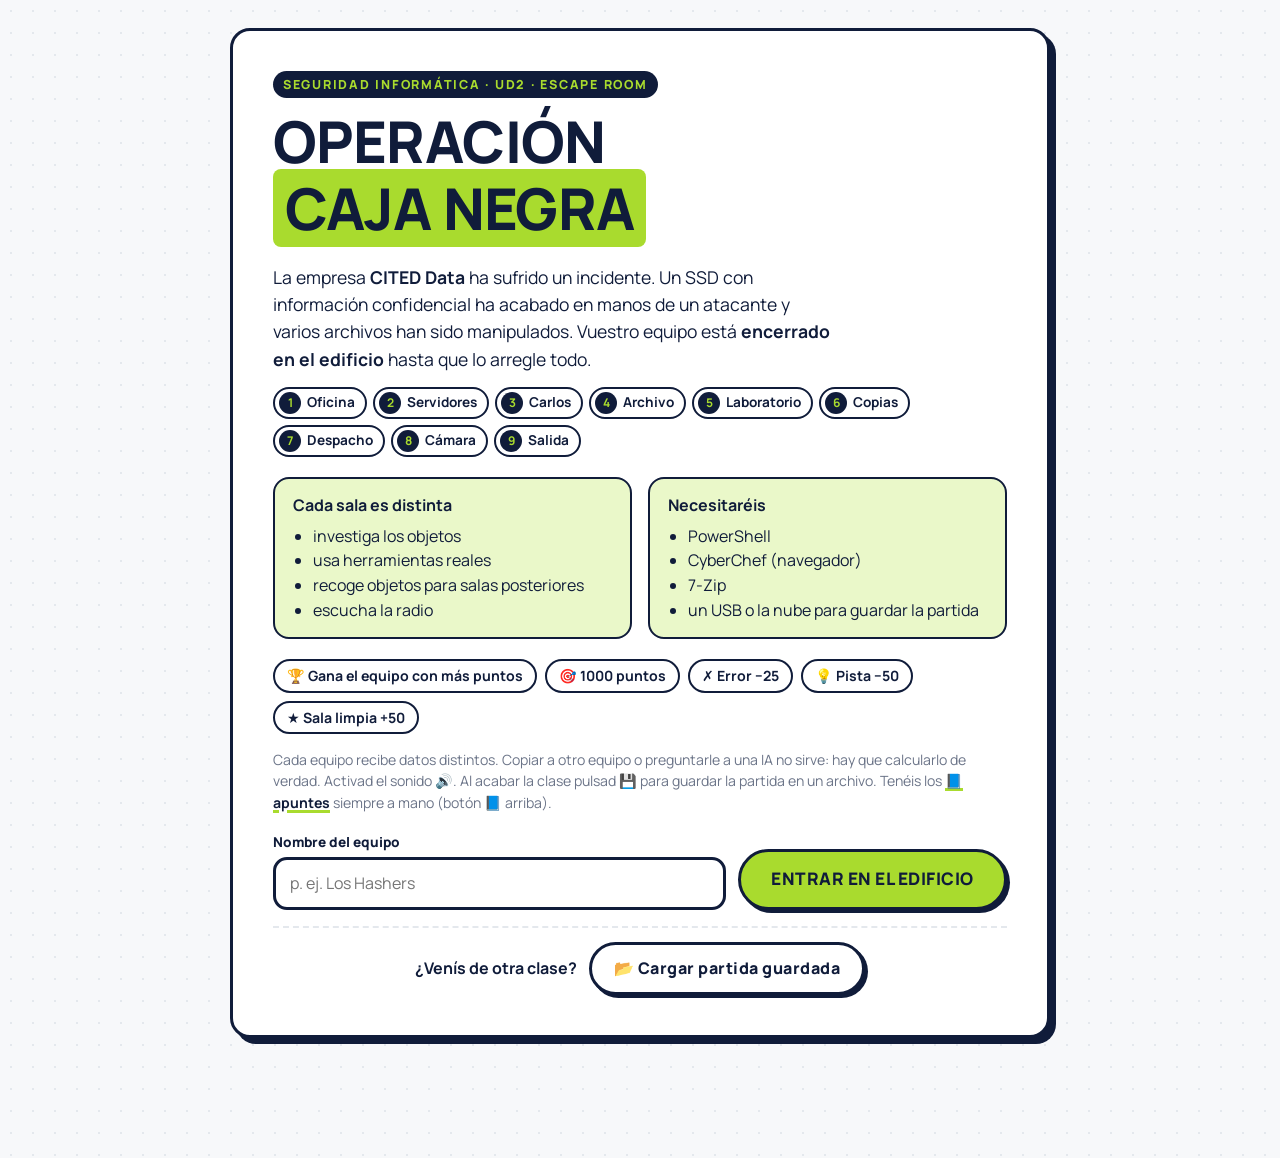
<file: index.html>
<!doctype html>
<html lang="es">
<head>
  <meta charset="utf-8">
  <meta name="viewport" content="width=device-width, initial-scale=1">
  <title>Operación Caja Negra</title>
  <meta name="description" content="Escape room de criptografía · Seguridad Informática 2º SMR · UD2">
  <link rel="preconnect" href="https://fonts.googleapis.com">
  <link rel="preconnect" href="https://fonts.gstatic.com" crossorigin>
  <link href="https://fonts.googleapis.com/css2?family=Manrope:wght@400;600;700;800&family=JetBrains+Mono:wght@500;700&display=swap" rel="stylesheet">
  <link rel="stylesheet" href="css/styles.css">
</head>
<body>
  <header class="topbar" id="topbar" hidden>
    <div class="topbar-row">
      <div class="brand">
        <svg viewBox="0 0 40 40" aria-hidden="true"><path d="M6 13 L20 6 L34 13 V28 L20 35 L6 28 Z" fill="#101C3A" stroke="#101C3A" stroke-width="3" stroke-linejoin="round"/><path d="M6 13 L20 20 L34 13 M20 20 V35" stroke="#fff" stroke-width="2.5" fill="none"/><circle cx="27" cy="24" r="3" fill="#A9DB2E"/></svg>
        <span>OPERACIÓN <b>CAJA NEGRA</b></span>
      </div>
      <div class="hud">
        <div class="hud-item team"><span class="hud-label">EQUIPO</span><span class="hud-value" id="hudTeam">—</span></div>
        <div class="hud-item"><span class="hud-label">GRUPO</span><span class="hud-value mono" id="hudGroup">----</span></div>
        <div class="hud-item"><span class="hud-label">PUNTOS</span><span class="hud-value" id="hudScore">1000</span></div>
        <a class="hud-item mute" href="apuntes.html" target="_blank" rel="noopener" title="Apuntes (se abren en otra pestaña)" aria-label="Abrir apuntes en otra pestaña">📘</a>
        <button class="hud-item mute save" id="saveBtn" type="button" aria-label="Guardar partida en un archivo" title="Guardar partida">💾</button>
        <button class="hud-item mute" id="muteBtn" type="button" aria-label="Activar o silenciar sonido">🔊</button>
      </div>
    </div>
    <div class="progress-wrap">
      <div class="progress-meta"><span id="hudStage">FASE 1</span><span id="hudPct">0%</span></div>
      <div class="progress" role="progressbar" aria-label="Progreso de la misión"><div class="progress-fill" id="progressFill"></div></div>
      <ol class="stage-map" id="stageMap"></ol>
    </div>
  </header>

  <main id="app"></main>

  <nav class="inv" id="inv" hidden aria-label="Inventario"><span class="inv-title">INVENTARIO</span><div class="inv-items"></div></nav>

  <div id="toast" class="toast" role="status" aria-live="polite"></div>
  <div id="modal" class="modal" hidden></div>

  <script src="js/core.js"></script>
  <script src="js/app.js"></script>
</body>
</html>
</file>
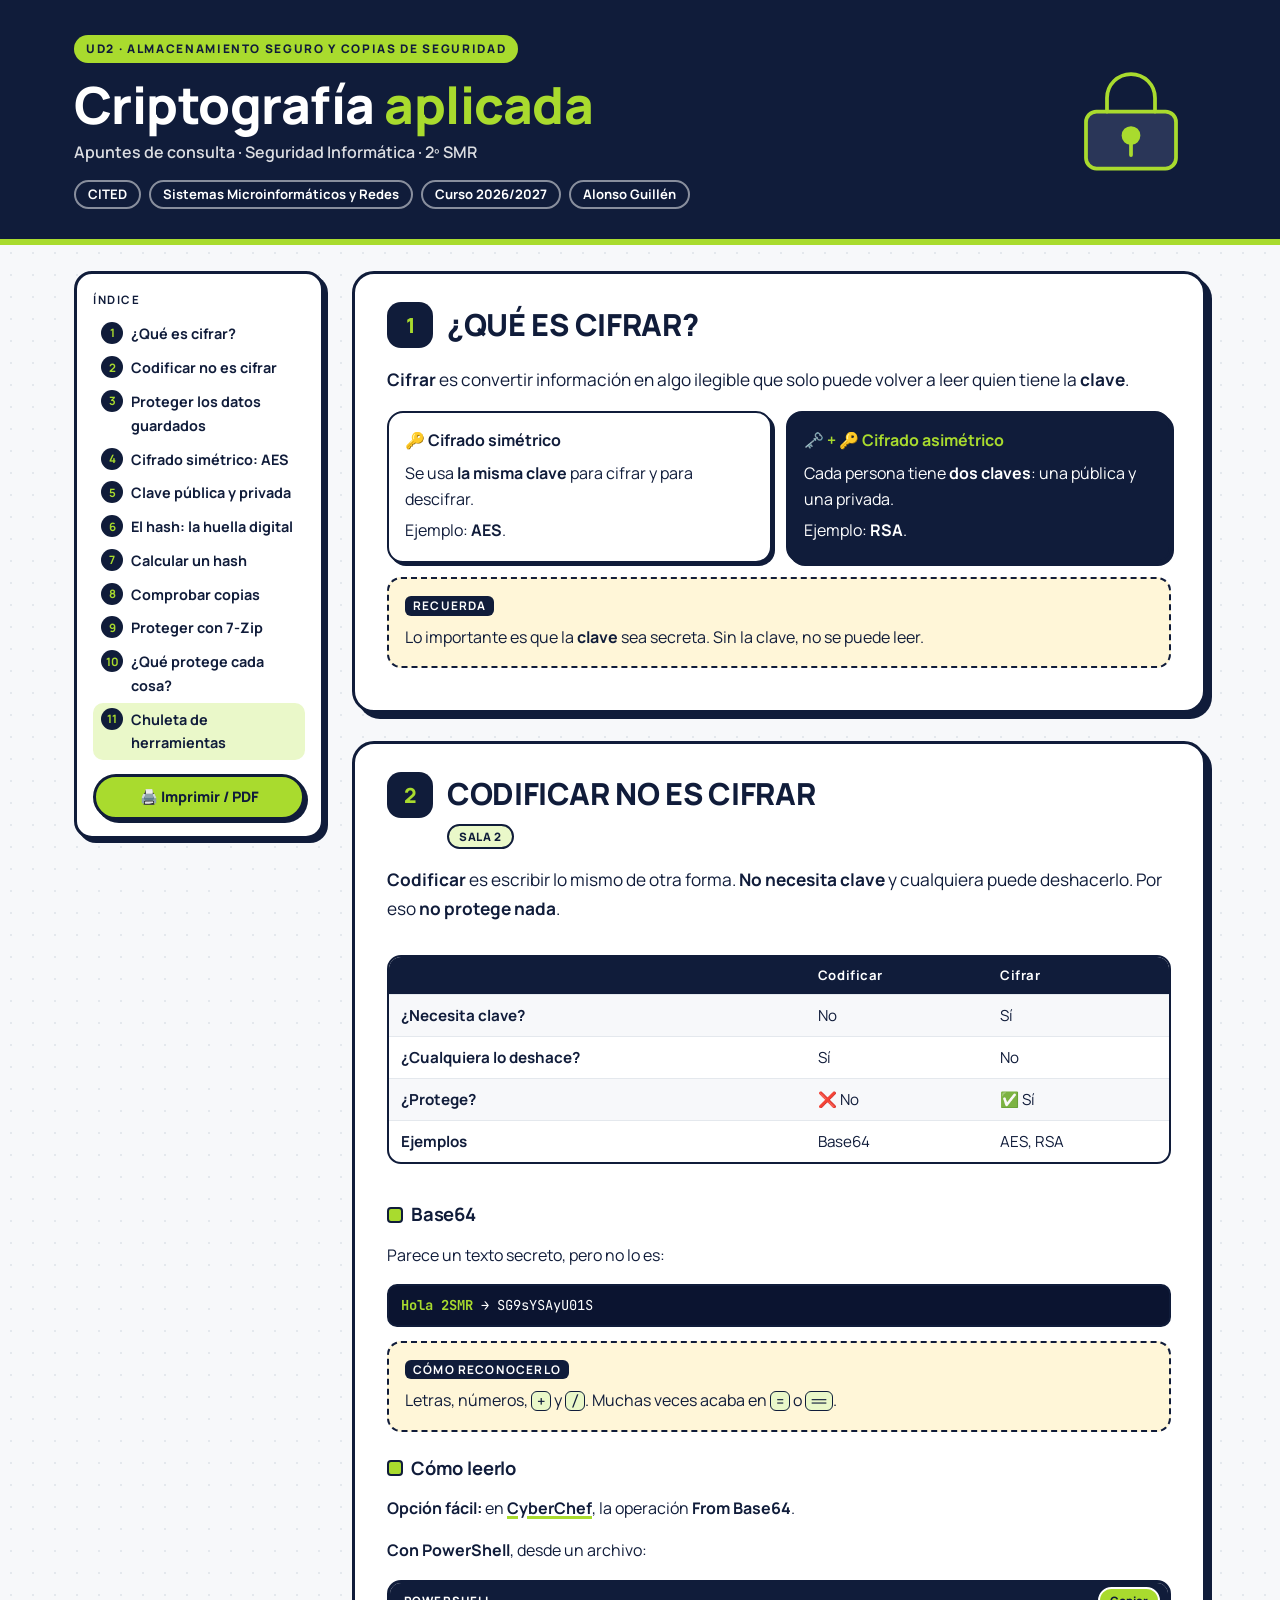
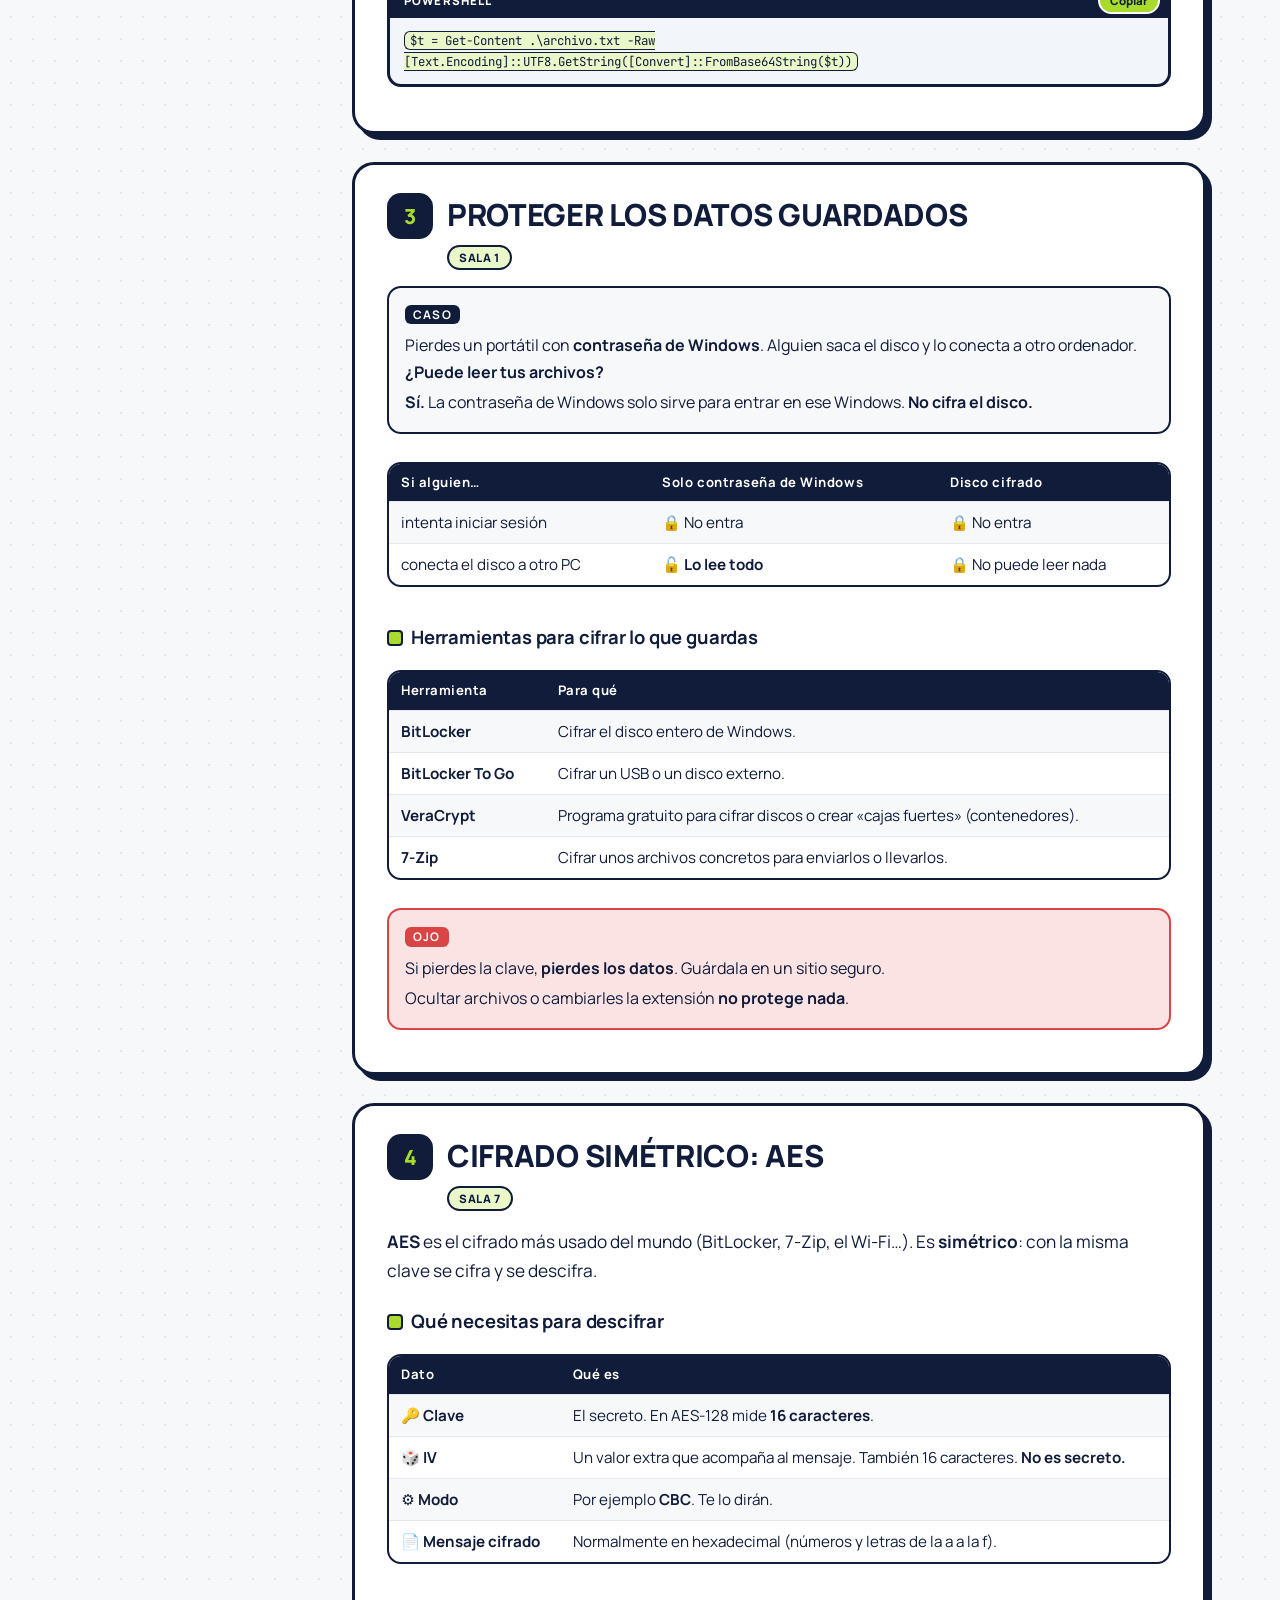
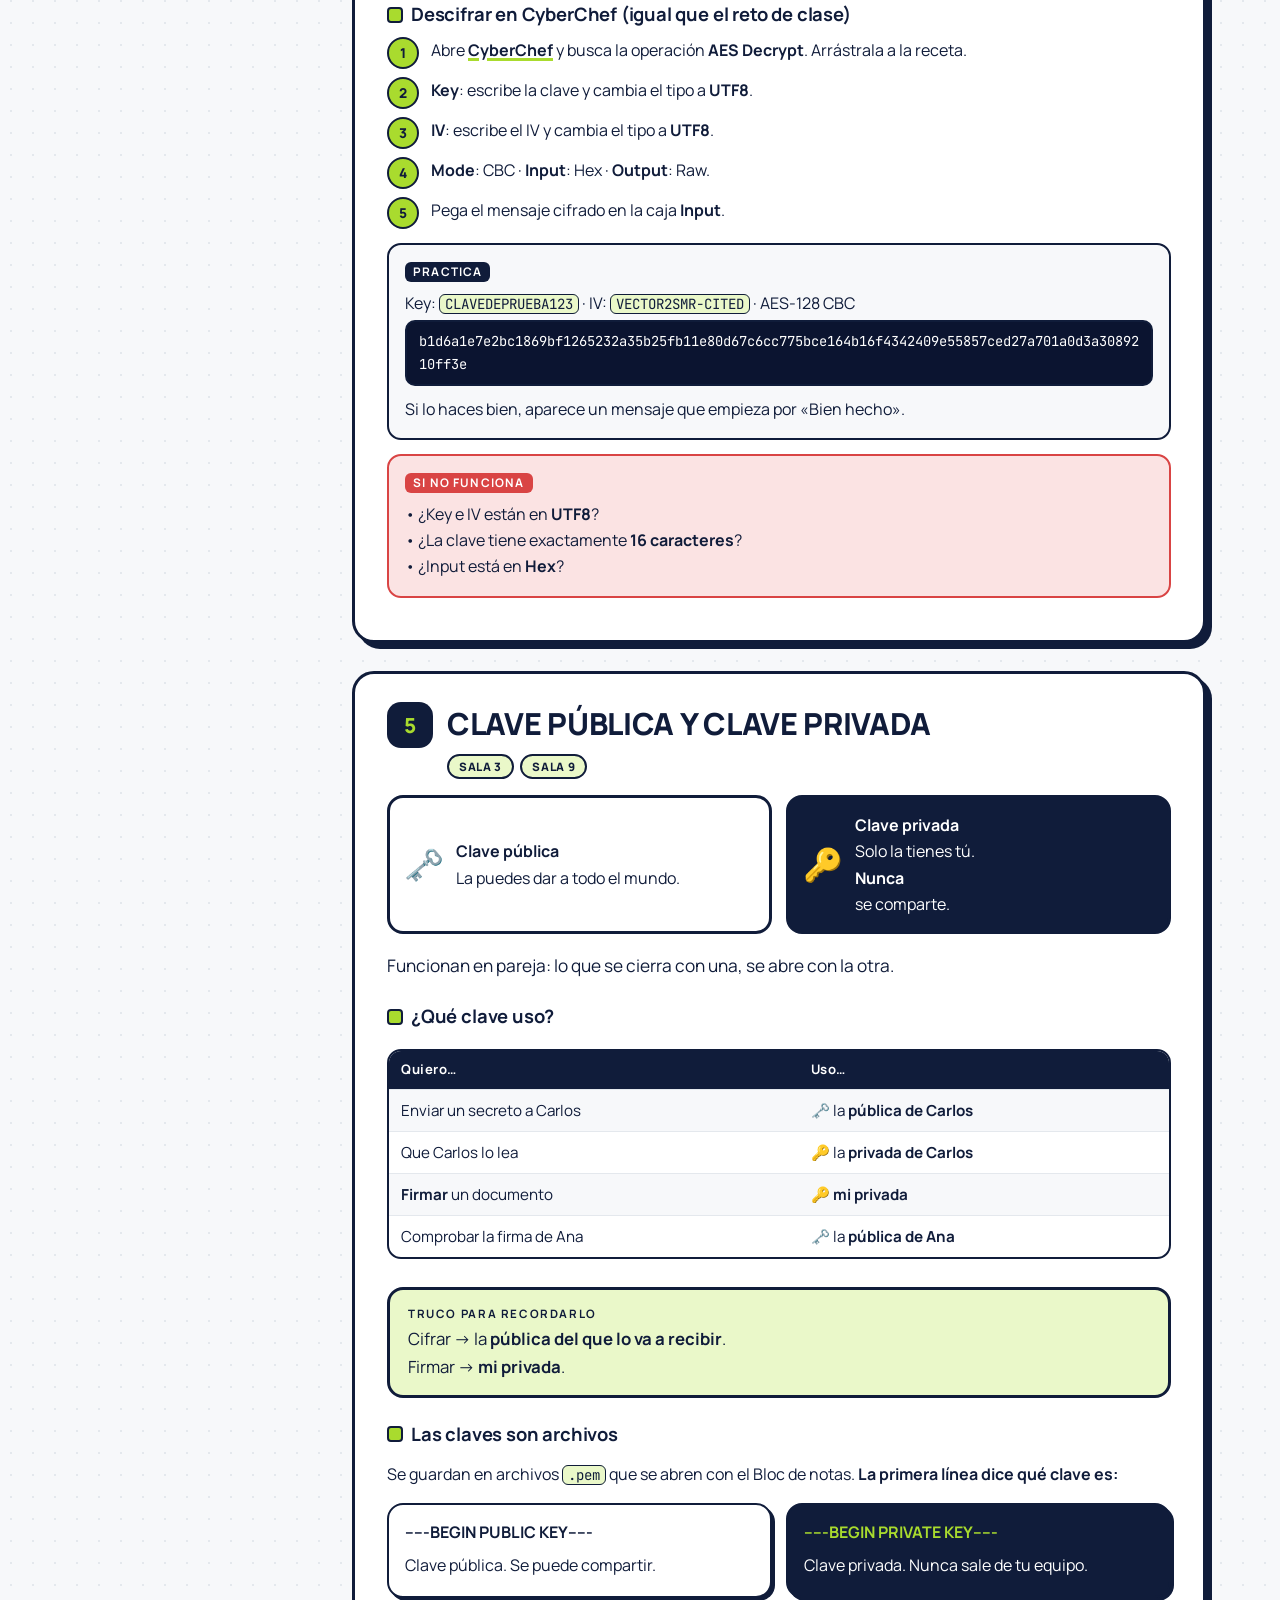
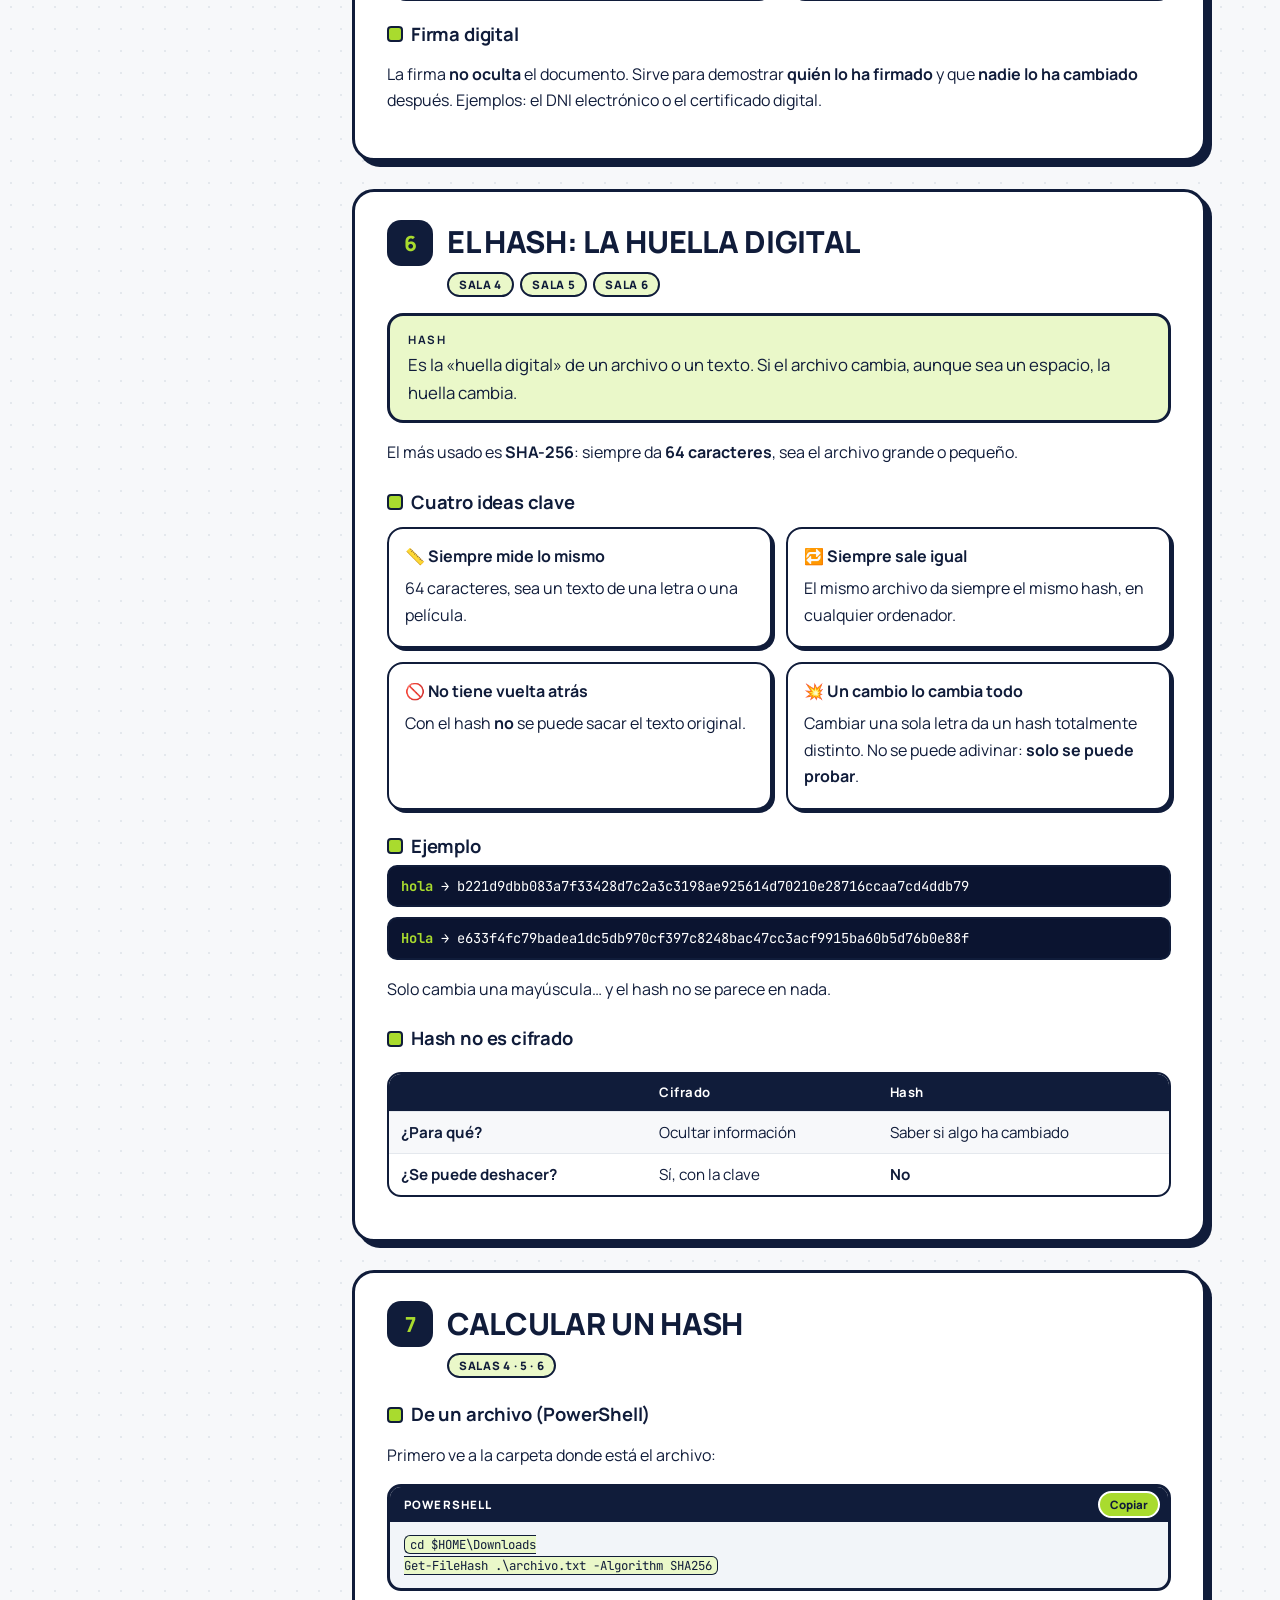
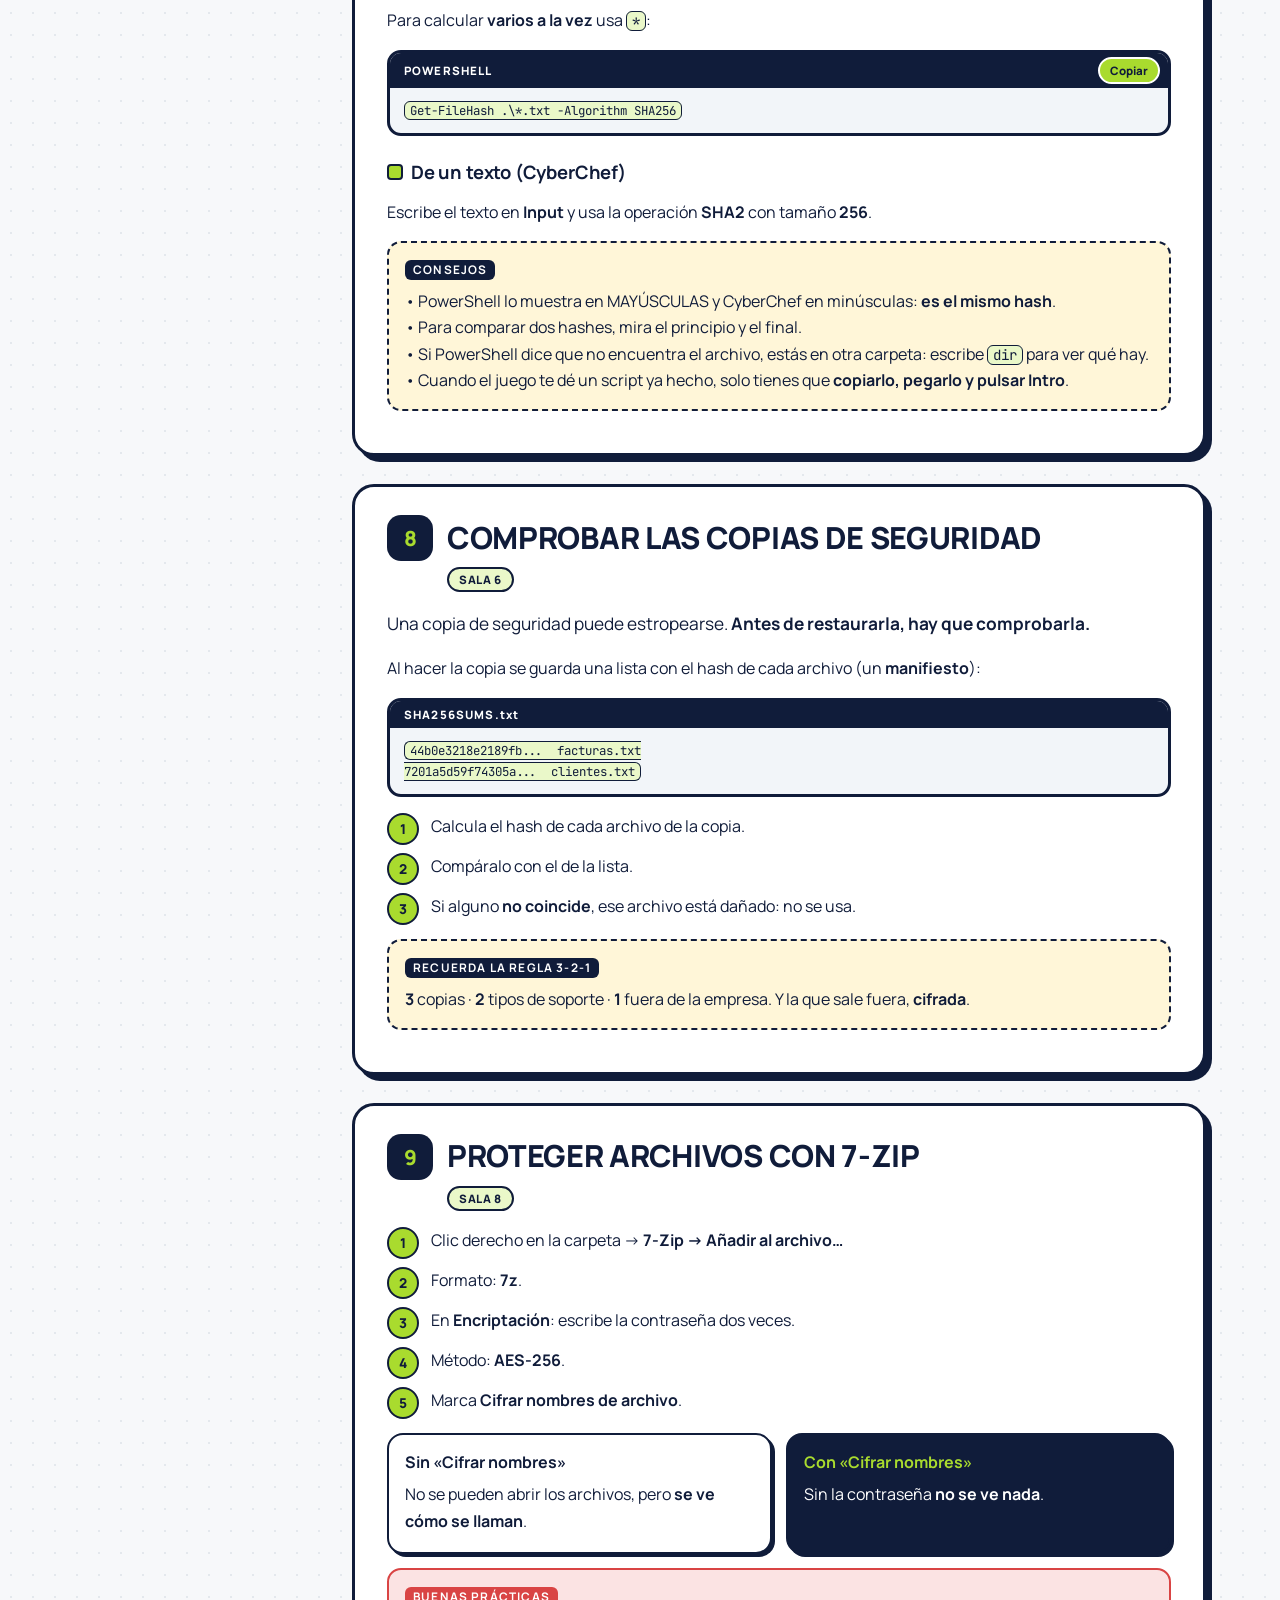
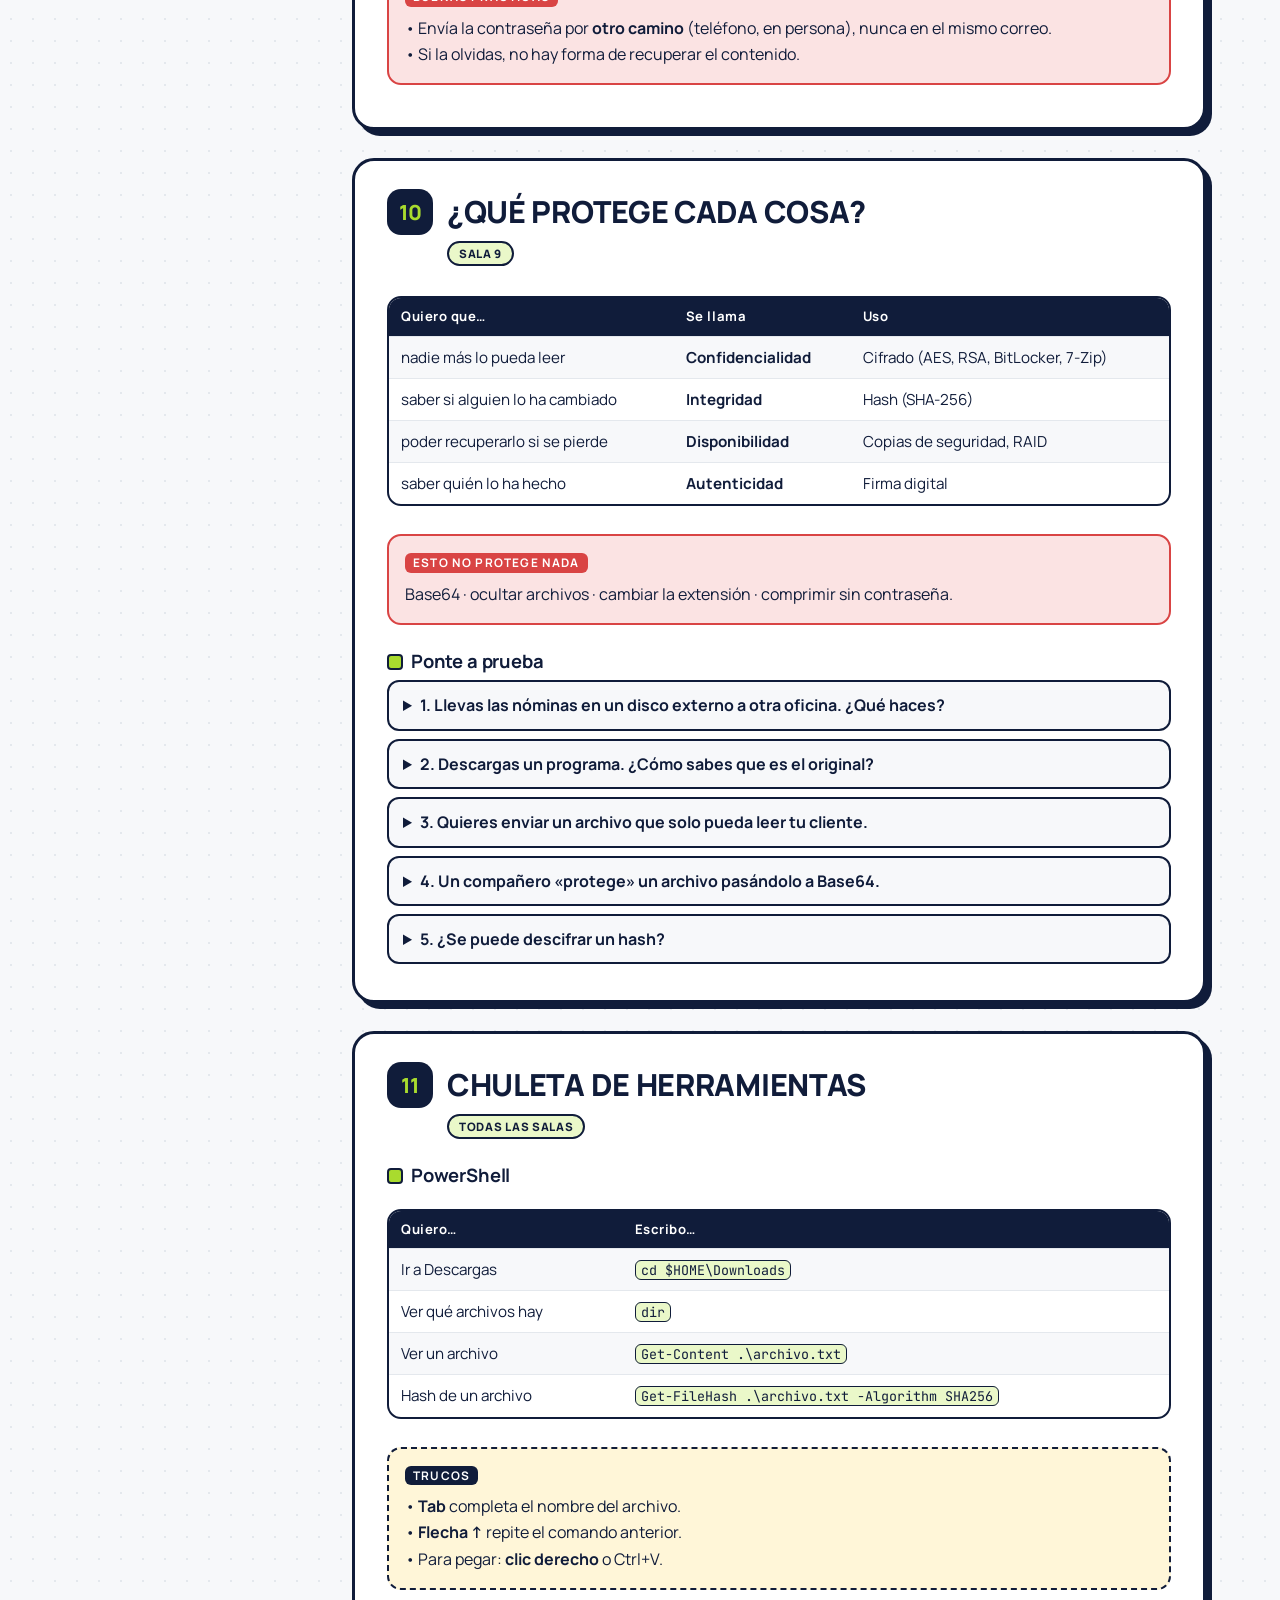
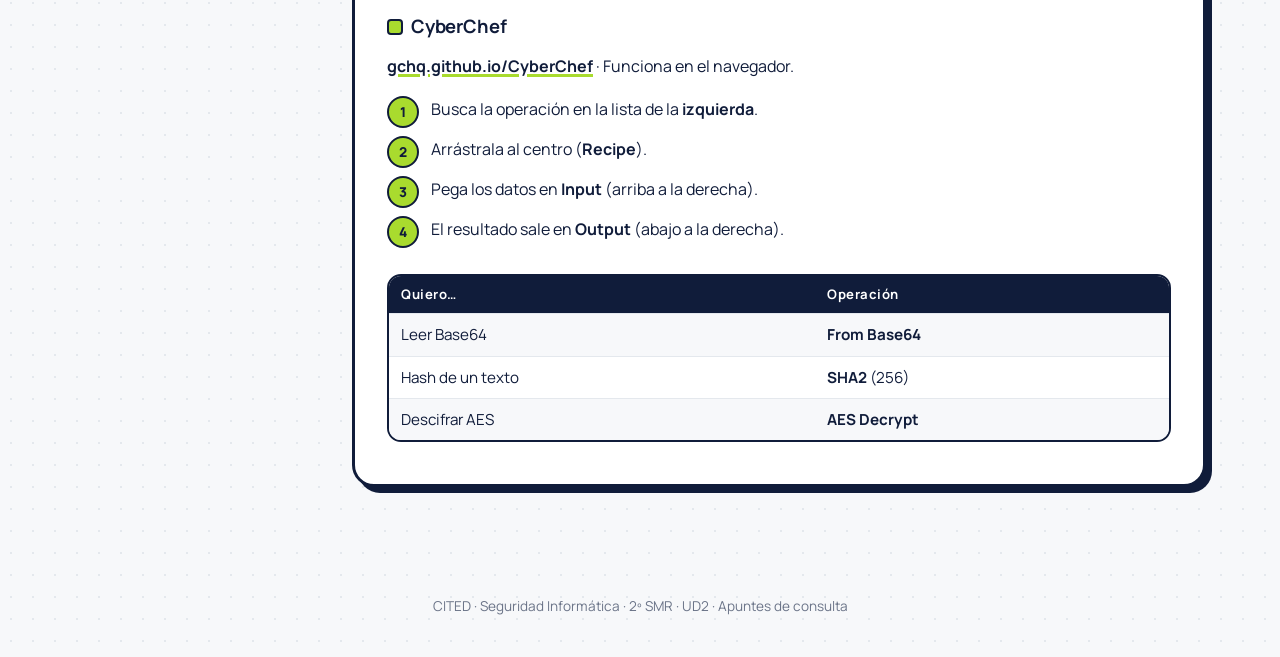
<file: apuntes.html>
<!doctype html>
<html lang="es">
<head>
  <meta charset="utf-8">
  <meta name="viewport" content="width=device-width, initial-scale=1">
  <title>Apuntes de criptografía · UD2</title>
  <meta name="description" content="Apuntes de criptografía aplicada al almacenamiento · Seguridad Informática · 2º SMR · UD2">
  <link rel="preconnect" href="https://fonts.googleapis.com">
  <link rel="preconnect" href="https://fonts.gstatic.com" crossorigin>
  <link href="https://fonts.googleapis.com/css2?family=Manrope:wght@400;600;700;800&family=JetBrains+Mono:wght@500;700&display=swap" rel="stylesheet">
  <style>
    :root {
      --navy: #101C3A; --navy-2: #2A3658; --lime: #A9DB2E; --lime-light: #EAF8C9;
      --bg: #F7F8FA; --gray: #E4E8ED; --gray-2: #6B7488; --danger: #D94444; --danger-light: #FBE3E3;
      --amber-light: #FFF6D8; --white: #fff;
      --font: "Manrope", "Segoe UI", system-ui, sans-serif; --mono: "JetBrains Mono", Consolas, monospace;
    }
    * { box-sizing: border-box; }
    html { scroll-behavior: smooth; scroll-padding-top: 20px; }
    body { margin: 0; font: 16px/1.65 var(--font); color: var(--navy); background: var(--bg);
      background-image: radial-gradient(var(--gray) 1.2px, transparent 1.2px); background-size: 22px 22px; }
    a { color: var(--navy); font-weight: 700; text-decoration-color: var(--lime); text-decoration-thickness: 3px; }
    code { font-family: var(--mono); font-size: .88em; background: var(--lime-light); border: 1.5px solid var(--navy); border-radius: 6px; padding: 0 5px; word-break: break-word; }
    h1, h2, h3 { line-height: 1.15; letter-spacing: -.01em; }
    :focus-visible { outline: 3px solid var(--lime); outline-offset: 3px; }

    /* portada */
    .cover { background: var(--navy); color: var(--white); border-bottom: 6px solid var(--lime); }
    .cover-in { max-width: 1180px; margin: 0 auto; padding: 34px 24px 30px; display: grid; grid-template-columns: 1fr auto; gap: 24px; align-items: center; }
    .cover .tag { display: inline-block; background: var(--lime); color: var(--navy); font-weight: 800; font-size: .74rem; letter-spacing: .14em; padding: 4px 12px; border-radius: 999px; }
    .cover h1 { font-size: clamp(2rem, 5vw, 3.2rem); margin: 12px 0 6px; font-weight: 800; }
    .cover h1 span { color: var(--lime); }
    .cover p { margin: 0; opacity: .85; font-weight: 600; }
    .cover svg { width: 150px; height: auto; }
    .cover .meta { margin-top: 14px; display: flex; flex-wrap: wrap; gap: 8px; }
    .cover .meta span { border: 2px solid rgba(255,255,255,.5); border-radius: 999px; padding: 2px 12px; font-size: .82rem; font-weight: 700; }

    /* layout */
    .layout { max-width: 1180px; margin: 0 auto; padding: 26px 24px 80px; display: grid; grid-template-columns: 250px minmax(0, 1fr); gap: 28px; align-items: start; }
    .toc { position: sticky; top: 16px; background: var(--white); border: 3px solid var(--navy); border-radius: 18px; box-shadow: 4px 4px 0 var(--navy); padding: 16px; max-height: calc(100vh - 32px); overflow-y: auto; }
    .toc b { display: block; font-size: .72rem; letter-spacing: .14em; margin-bottom: 8px; }
    .toc ol { list-style: none; margin: 0; padding: 0; counter-reset: t; }
    .toc li { counter-increment: t; }
    .toc a { display: flex; gap: 8px; padding: 5px 8px; border-radius: 10px; text-decoration: none; font-size: .9rem; font-weight: 700; }
    .toc a::before { content: counter(t); flex-shrink: 0; width: 22px; height: 22px; border-radius: 50%; background: var(--navy); color: var(--lime); display: grid; place-items: center; font-size: .72rem; }
    .toc a:hover, .toc a.on { background: var(--lime-light); }
    .toc .actions { margin-top: 14px; display: grid; gap: 8px; }
    .btn { font: inherit; font-weight: 800; cursor: pointer; background: var(--lime); color: var(--navy); border: 3px solid var(--navy); border-radius: 999px; padding: 8px 16px; box-shadow: 3px 3px 0 var(--navy); text-align: center; text-decoration: none; font-size: .9rem; }
    .btn.ghost { background: var(--white); }
    .btn:active { transform: translate(3px,3px); box-shadow: none; }

    /* secciones */
    main { min-width: 0; }
    section.unit { background: var(--white); border: 3px solid var(--navy); border-radius: 22px; box-shadow: 6px 6px 0 var(--navy); padding: 28px 32px; margin-bottom: 28px; }
    .unit-head { display: flex; align-items: center; gap: 14px; margin-bottom: 6px; }
    .num { width: 46px; height: 46px; flex-shrink: 0; border-radius: 14px; background: var(--navy); color: var(--lime); display: grid; place-items: center; font-weight: 800; font-size: 1.3rem; }
    .unit h2 { font-size: clamp(1.4rem, 3vw, 1.9rem); margin: 0; font-weight: 800; text-transform: uppercase; }
    .rooms { margin: 0 0 16px 60px; display: flex; flex-wrap: wrap; gap: 6px; }
    .rooms span { font-size: .72rem; font-weight: 800; letter-spacing: .06em; border: 2px solid var(--navy); border-radius: 999px; padding: 1px 10px; background: var(--lime-light); }
    .unit h3 { font-size: 1.15rem; margin: 26px 0 8px; display: flex; align-items: center; gap: 8px; }
    .unit h3::before { content: ""; width: 12px; height: 12px; background: var(--lime); border: 2.5px solid var(--navy); border-radius: 4px; }
    .lead { font-size: 1.08rem; }

    .def { border: 3px solid var(--navy); border-radius: 16px; padding: 14px 18px; background: var(--lime-light); margin: 14px 0; font-size: 1.05rem; }
    .def b:first-child { display: block; font-size: .72rem; letter-spacing: .14em; margin-bottom: 2px; }
    .box { border-radius: 14px; padding: 12px 16px; margin: 14px 0; border: 2.5px solid var(--navy); }
    .box.tip { background: var(--amber-light); border-style: dashed; }
    .box.warn { background: var(--danger-light); border-color: var(--danger); }
    .box.case { background: var(--bg); }
    .box > b:first-child { display: inline-block; background: var(--navy); color: var(--white); border-radius: 6px; padding: 0 8px; font-size: .74rem; letter-spacing: .1em; margin-bottom: 4px; }
    .box.warn > b:first-child { background: var(--danger); }
    .box p { margin: 4px 0; }

    table { width: 100%; border-collapse: separate; border-spacing: 0; margin: 14px 0; border: 2.5px solid var(--navy); border-radius: 14px; overflow: hidden; font-size: .95rem; }
    th { background: var(--navy); color: var(--white); text-align: left; padding: 8px 12px; font-size: .82rem; letter-spacing: .04em; }
    td { padding: 8px 12px; border-top: 1.5px solid var(--gray); vertical-align: top; }
    tr:nth-child(even) td { background: var(--bg); }
    .tbl-wrap { overflow-x: auto; }

    .cmd { border: 3px solid var(--navy); border-radius: 14px; overflow: hidden; margin: 10px 0 16px; background: #F2F5F9; }
    .cmd-head { display: flex; justify-content: space-between; align-items: center; padding: 4px 8px 4px 14px; background: var(--navy); color: var(--white); font-size: .72rem; font-weight: 800; letter-spacing: .1em; }
    .copy { font: inherit; font-size: .72rem; cursor: pointer; background: var(--lime); color: var(--navy); border: 2px solid var(--white); border-radius: 999px; padding: 2px 10px; font-weight: 800; }
    .cmd pre { margin: 0; padding: 12px 14px; font: .88rem/1.5 var(--mono); white-space: pre-wrap; word-break: break-all; }
    .hash { font-family: var(--mono); font-size: .86rem; word-break: break-all; background: #0B1430; color: var(--white); border-radius: 10px; padding: 8px 12px; margin: 4px 0 10px; border: 2.5px solid var(--navy); }
    .hash b { color: var(--lime); font-weight: 700; }

    .grid2 { display: grid; grid-template-columns: 1fr 1fr; gap: 14px; margin: 14px 0; }
    .card { border: 2.5px solid var(--navy); border-radius: 16px; padding: 14px 16px; background: var(--white); box-shadow: 3px 3px 0 var(--navy); }
    .card h4 { margin: 0 0 6px; font-size: 1rem; }
    .card.dark { background: var(--navy); color: var(--white); }
    .card.dark h4 { color: var(--lime); }
    .card p { margin: 4px 0; }

    .steps { counter-reset: s; list-style: none; padding: 0; margin: 12px 0; display: grid; gap: 8px; }
    .steps li { counter-increment: s; display: flex; gap: 12px; align-items: flex-start; }
    .steps li::before { content: counter(s); flex-shrink: 0; width: 28px; height: 28px; border-radius: 50%; background: var(--lime); border: 2.5px solid var(--navy); display: grid; place-items: center; font-weight: 800; font-size: .85rem; }

    .keys { display: grid; grid-template-columns: repeat(2, 1fr); gap: 14px; margin: 14px 0; }
    .key { border: 3px solid var(--navy); border-radius: 16px; padding: 14px; display: flex; gap: 12px; align-items: center; }
    .key.pub { background: var(--white); } .key.priv { background: var(--navy); color: var(--white); }
    .key .ico { font-size: 2rem; }
    .key b { display: block; }

    .quiz details { border: 2.5px solid var(--navy); border-radius: 12px; padding: 10px 14px; margin: 8px 0; background: var(--bg); }
    .quiz summary { cursor: pointer; font-weight: 700; }
    .quiz details[open] summary { margin-bottom: 6px; }

    .glossary dt { font-weight: 800; margin-top: 10px; }
    .glossary dd { margin: 2px 0 0 0; padding-left: 14px; border-left: 4px solid var(--lime); }

    footer { text-align: center; font-size: .85rem; color: var(--gray-2); padding: 0 24px 40px; }

    @media (max-width: 900px) {
      .layout { grid-template-columns: 1fr; }
      .toc { position: static; max-height: none; }
      .cover-in { grid-template-columns: 1fr; } .cover svg { display: none; }
    }
    @media (max-width: 640px) {
      .layout { padding: 16px 16px 60px; }
      section.unit { padding: 20px 16px; }
      .grid2, .keys { grid-template-columns: 1fr; }
      .rooms { margin-left: 0; }
    }
    @media print {
      body { background: #fff; font-size: 11pt; }
      .toc, .copy, footer .btn { display: none !important; }
      .layout { display: block; padding: 0; max-width: none; }
      section.unit { box-shadow: none; border-width: 2px; break-inside: auto; page-break-before: always; padding: 16px 20px; }
      section.unit:first-of-type { page-break-before: auto; }
      .cover { -webkit-print-color-adjust: exact; print-color-adjust: exact; }
      th, .num, .hash, .card.dark, .key.priv, .def, .box, .rooms span, code { -webkit-print-color-adjust: exact; print-color-adjust: exact; }
      .quiz details { display: block; } .quiz details > *:not(summary) { display: block; }
      table, .box, .def, .card, .cmd { break-inside: avoid; }
    }
  </style>
</head>
<body>
  <header class="cover">
    <div class="cover-in">
      <div>
        <span class="tag">UD2 · ALMACENAMIENTO SEGURO Y COPIAS DE SEGURIDAD</span>
        <h1>Criptografía <span>aplicada</span></h1>
        <p>Apuntes de consulta · Seguridad Informática · 2º SMR</p>
        <div class="meta"><span>CITED</span><span>Sistemas Microinformáticos y Redes</span><span>Curso 2026/2027</span><span>Alonso Guillén</span></div>
      </div>
      <svg viewBox="0 0 200 150" aria-hidden="true"><g fill="none" stroke="#A9DB2E" stroke-width="5" stroke-linecap="round" stroke-linejoin="round"><rect x="40" y="62" width="120" height="76" rx="14" fill="#2A3658"/><path d="M68 62V44a32 32 0 0 1 64 0v18"/><circle cx="100" cy="94" r="10" fill="#A9DB2E"/><path d="M100 104v16"/></g></svg>
    </div>
  </header>

  <div class="layout">
    <nav class="toc" aria-label="Índice">
      <b>ÍNDICE</b>
      <ol>
        <li><a href="#repaso">¿Qué es cifrar?</a></li>
        <li><a href="#codificar">Codificar no es cifrar</a></li>
        <li><a href="#reposo">Proteger los datos guardados</a></li>
        <li><a href="#aes">Cifrado simétrico: AES</a></li>
        <li><a href="#asimetrico">Clave pública y privada</a></li>
        <li><a href="#hash">El hash: la huella digital</a></li>
        <li><a href="#calcular">Calcular un hash</a></li>
        <li><a href="#copias">Comprobar copias</a></li>
        <li><a href="#7zip">Proteger con 7-Zip</a></li>
        <li><a href="#principios">¿Qué protege cada cosa?</a></li>
        <li><a href="#herramientas">Chuleta de herramientas</a></li>
      </ol>
      <div class="actions"><button class="btn" type="button" onclick="window.print()">🖨️ Imprimir / PDF</button></div>
    </nav>

    <main>
      <!-- 1 -->
      <section class="unit" id="repaso">
        <div class="unit-head"><span class="num">1</span><h2>¿Qué es cifrar?</h2></div>
        <p class="lead"><b>Cifrar</b> es convertir información en algo ilegible que solo puede volver a leer quien tiene la <b>clave</b>.</p>
        <div class="grid2">
          <div class="card"><h4>🔑 Cifrado simétrico</h4><p>Se usa <b>la misma clave</b> para cifrar y para descifrar.</p><p>Ejemplo: <b>AES</b>.</p></div>
          <div class="card dark"><h4>🗝️ + 🔑 Cifrado asimétrico</h4><p>Cada persona tiene <b>dos claves</b>: una pública y una privada.</p><p>Ejemplo: <b>RSA</b>.</p></div>
        </div>
        <div class="box tip"><b>RECUERDA</b><p>Lo importante es que la <b>clave</b> sea secreta. Sin la clave, no se puede leer.</p></div>
      </section>

      <!-- 2 -->
      <section class="unit" id="codificar">
        <div class="unit-head"><span class="num">2</span><h2>Codificar no es cifrar</h2></div>
        <div class="rooms"><span>SALA 2</span></div>
        <p class="lead"><b>Codificar</b> es escribir lo mismo de otra forma. <b>No necesita clave</b> y cualquiera puede deshacerlo. Por eso <b>no protege nada</b>.</p>
        <div class="tbl-wrap"><table>
          <tr><th></th><th>Codificar</th><th>Cifrar</th></tr>
          <tr><td><b>¿Necesita clave?</b></td><td>No</td><td>Sí</td></tr>
          <tr><td><b>¿Cualquiera lo deshace?</b></td><td>Sí</td><td>No</td></tr>
          <tr><td><b>¿Protege?</b></td><td>❌ No</td><td>✅ Sí</td></tr>
          <tr><td><b>Ejemplos</b></td><td>Base64</td><td>AES, RSA</td></tr>
        </table></div>
        <h3>Base64</h3>
        <p>Parece un texto secreto, pero no lo es:</p>
        <div class="hash"><b>Hola 2SMR</b> → SG9sYSAyU01S</div>
        <div class="box tip"><b>CÓMO RECONOCERLO</b><p>Letras, números, <code>+</code> y <code>/</code>. Muchas veces acaba en <code>=</code> o <code>==</code>.</p></div>
        <h3>Cómo leerlo</h3>
        <p><b>Opción fácil:</b> en <a href="https://gchq.github.io/CyberChef/" target="_blank" rel="noopener">CyberChef</a>, la operación <b>From Base64</b>.</p>
        <p><b>Con PowerShell</b>, desde un archivo:</p>
        <div class="cmd"><div class="cmd-head"><span>POWERSHELL</span><button class="copy" type="button">Copiar</button></div><pre><code>$t = Get-Content .\archivo.txt -Raw
[Text.Encoding]::UTF8.GetString([Convert]::FromBase64String($t))</code></pre></div>
      </section>

      <!-- 3 -->
      <section class="unit" id="reposo">
        <div class="unit-head"><span class="num">3</span><h2>Proteger los datos guardados</h2></div>
        <div class="rooms"><span>SALA 1</span></div>
        <div class="box case"><b>CASO</b><p>Pierdes un portátil con <b>contraseña de Windows</b>. Alguien saca el disco y lo conecta a otro ordenador. <b>¿Puede leer tus archivos?</b></p><p><b>Sí.</b> La contraseña de Windows solo sirve para entrar en ese Windows. <b>No cifra el disco.</b></p></div>
        <div class="tbl-wrap"><table>
          <tr><th>Si alguien…</th><th>Solo contraseña de Windows</th><th>Disco cifrado</th></tr>
          <tr><td>intenta iniciar sesión</td><td>🔒 No entra</td><td>🔒 No entra</td></tr>
          <tr><td>conecta el disco a otro PC</td><td>🔓 <b>Lo lee todo</b></td><td>🔒 No puede leer nada</td></tr>
        </table></div>
        <h3>Herramientas para cifrar lo que guardas</h3>
        <div class="tbl-wrap"><table>
          <tr><th>Herramienta</th><th>Para qué</th></tr>
          <tr><td><b>BitLocker</b></td><td>Cifrar el disco entero de Windows.</td></tr>
          <tr><td><b>BitLocker To Go</b></td><td>Cifrar un USB o un disco externo.</td></tr>
          <tr><td><b>VeraCrypt</b></td><td>Programa gratuito para cifrar discos o crear «cajas fuertes» (contenedores).</td></tr>
          <tr><td><b>7-Zip</b></td><td>Cifrar unos archivos concretos para enviarlos o llevarlos.</td></tr>
        </table></div>
        <div class="box warn"><b>OJO</b><p>Si pierdes la clave, <b>pierdes los datos</b>. Guárdala en un sitio seguro.</p><p>Ocultar archivos o cambiarles la extensión <b>no protege nada</b>.</p></div>
      </section>

      <!-- 4 -->
      <section class="unit" id="aes">
        <div class="unit-head"><span class="num">4</span><h2>Cifrado simétrico: AES</h2></div>
        <div class="rooms"><span>SALA 7</span></div>
        <p class="lead"><b>AES</b> es el cifrado más usado del mundo (BitLocker, 7-Zip, el Wi-Fi…). Es <b>simétrico</b>: con la misma clave se cifra y se descifra.</p>
        <h3>Qué necesitas para descifrar</h3>
        <div class="tbl-wrap"><table>
          <tr><th>Dato</th><th>Qué es</th></tr>
          <tr><td>🔑 <b>Clave</b></td><td>El secreto. En AES-128 mide <b>16 caracteres</b>.</td></tr>
          <tr><td>🎲 <b>IV</b></td><td>Un valor extra que acompaña al mensaje. También 16 caracteres. <b>No es secreto.</b></td></tr>
          <tr><td>⚙️ <b>Modo</b></td><td>Por ejemplo <b>CBC</b>. Te lo dirán.</td></tr>
          <tr><td>📄 <b>Mensaje cifrado</b></td><td>Normalmente en hexadecimal (números y letras de la a a la f).</td></tr>
        </table></div>
        <h3>Descifrar en CyberChef (igual que el reto de clase)</h3>
        <ol class="steps">
          <li><span>Abre <a href="https://gchq.github.io/CyberChef/" target="_blank" rel="noopener">CyberChef</a> y busca la operación <b>AES Decrypt</b>. Arrástrala a la receta.</span></li>
          <li><span><b>Key</b>: escribe la clave y cambia el tipo a <b>UTF8</b>.</span></li>
          <li><span><b>IV</b>: escribe el IV y cambia el tipo a <b>UTF8</b>.</span></li>
          <li><span><b>Mode</b>: CBC · <b>Input</b>: Hex · <b>Output</b>: Raw.</span></li>
          <li><span>Pega el mensaje cifrado en la caja <b>Input</b>.</span></li>
        </ol>
        <div class="box case"><b>PRACTICA</b><p>Key: <code>CLAVEDEPRUEBA123</code> · IV: <code>VECTOR2SMR-CITED</code> · AES-128 CBC</p>
          <div class="hash">b1d6a1e7e2bc1869bf1265232a35b25fb11e80d67c6cc775bce164b16f4342409e55857ced27a701a0d3a3089210ff3e</div>
          <p>Si lo haces bien, aparece un mensaje que empieza por «Bien hecho».</p></div>
        <div class="box warn"><b>SI NO FUNCIONA</b><p>• ¿Key e IV están en <b>UTF8</b>?<br>• ¿La clave tiene exactamente <b>16 caracteres</b>?<br>• ¿Input está en <b>Hex</b>?</p></div>
      </section>

      <!-- 5 -->
      <section class="unit" id="asimetrico">
        <div class="unit-head"><span class="num">5</span><h2>Clave pública y clave privada</h2></div>
        <div class="rooms"><span>SALA 3</span><span>SALA 9</span></div>
        <div class="keys">
          <div class="key pub"><span class="ico">🗝️</span><div><b>Clave pública</b>La puedes dar a todo el mundo.</div></div>
          <div class="key priv"><span class="ico">🔑</span><div><b>Clave privada</b>Solo la tienes tú. <b>Nunca</b> se comparte.</div></div>
        </div>
        <p class="lead">Funcionan en pareja: lo que se cierra con una, se abre con la otra.</p>
        <h3>¿Qué clave uso?</h3>
        <div class="tbl-wrap"><table>
          <tr><th>Quiero…</th><th>Uso…</th></tr>
          <tr><td>Enviar un secreto a Carlos</td><td>🗝️ la <b>pública de Carlos</b></td></tr>
          <tr><td>Que Carlos lo lea</td><td>🔑 la <b>privada de Carlos</b></td></tr>
          <tr><td><b>Firmar</b> un documento</td><td>🔑 <b>mi privada</b></td></tr>
          <tr><td>Comprobar la firma de Ana</td><td>🗝️ la <b>pública de Ana</b></td></tr>
        </table></div>
        <div class="def"><b>TRUCO PARA RECORDARLO</b>Cifrar → la <b>pública del que lo va a recibir</b>.<br>Firmar → <b>mi privada</b>.</div>
        <h3>Las claves son archivos</h3>
        <p>Se guardan en archivos <code>.pem</code> que se abren con el Bloc de notas. <b>La primera línea dice qué clave es:</b></p>
        <div class="grid2">
          <div class="card"><h4>-----BEGIN PUBLIC KEY-----</h4><p>Clave pública. Se puede compartir.</p></div>
          <div class="card dark"><h4>-----BEGIN PRIVATE KEY-----</h4><p>Clave privada. Nunca sale de tu equipo.</p></div>
        </div>
        <h3>Firma digital</h3>
        <p>La firma <b>no oculta</b> el documento. Sirve para demostrar <b>quién lo ha firmado</b> y que <b>nadie lo ha cambiado</b> después. Ejemplos: el DNI electrónico o el certificado digital.</p>
      </section>

      <!-- 6 -->
      <section class="unit" id="hash">
        <div class="unit-head"><span class="num">6</span><h2>El hash: la huella digital</h2></div>
        <div class="rooms"><span>SALA 4</span><span>SALA 5</span><span>SALA 6</span></div>
        <div class="def"><b>HASH</b>Es la «huella digital» de un archivo o un texto. Si el archivo cambia, aunque sea un espacio, la huella cambia.</div>
        <p>El más usado es <b>SHA-256</b>: siempre da <b>64 caracteres</b>, sea el archivo grande o pequeño.</p>
        <h3>Cuatro ideas clave</h3>
        <div class="grid2">
          <div class="card"><h4>📏 Siempre mide lo mismo</h4><p>64 caracteres, sea un texto de una letra o una película.</p></div>
          <div class="card"><h4>🔁 Siempre sale igual</h4><p>El mismo archivo da siempre el mismo hash, en cualquier ordenador.</p></div>
          <div class="card"><h4>🚫 No tiene vuelta atrás</h4><p>Con el hash <b>no</b> se puede sacar el texto original.</p></div>
          <div class="card"><h4>💥 Un cambio lo cambia todo</h4><p>Cambiar una sola letra da un hash totalmente distinto. No se puede adivinar: <b>solo se puede probar</b>.</p></div>
        </div>
        <h3>Ejemplo</h3>
        <div class="hash"><b>hola</b> → b221d9dbb083a7f33428d7c2a3c3198ae925614d70210e28716ccaa7cd4ddb79</div>
        <div class="hash"><b>Hola</b> → e633f4fc79badea1dc5db970cf397c8248bac47cc3acf9915ba60b5d76b0e88f</div>
        <p>Solo cambia una mayúscula… y el hash no se parece en nada.</p>
        <h3>Hash no es cifrado</h3>
        <div class="tbl-wrap"><table>
          <tr><th></th><th>Cifrado</th><th>Hash</th></tr>
          <tr><td><b>¿Para qué?</b></td><td>Ocultar información</td><td>Saber si algo ha cambiado</td></tr>
          <tr><td><b>¿Se puede deshacer?</b></td><td>Sí, con la clave</td><td><b>No</b></td></tr>
        </table></div>
      </section>

      <!-- 7 -->
      <section class="unit" id="calcular">
        <div class="unit-head"><span class="num">7</span><h2>Calcular un hash</h2></div>
        <div class="rooms"><span>SALAS 4 · 5 · 6</span></div>
        <h3>De un archivo (PowerShell)</h3>
        <p>Primero ve a la carpeta donde está el archivo:</p>
        <div class="cmd"><div class="cmd-head"><span>POWERSHELL</span><button class="copy" type="button">Copiar</button></div><pre><code>cd $HOME\Downloads
Get-FileHash .\archivo.txt -Algorithm SHA256</code></pre></div>
        <p>Para calcular <b>varios a la vez</b> usa <code>*</code>:</p>
        <div class="cmd"><div class="cmd-head"><span>POWERSHELL</span><button class="copy" type="button">Copiar</button></div><pre><code>Get-FileHash .\*.txt -Algorithm SHA256</code></pre></div>
        <h3>De un texto (CyberChef)</h3>
        <p>Escribe el texto en <b>Input</b> y usa la operación <b>SHA2</b> con tamaño <b>256</b>.</p>
        <div class="box tip"><b>CONSEJOS</b><p>• PowerShell lo muestra en MAYÚSCULAS y CyberChef en minúsculas: <b>es el mismo hash</b>.<br>• Para comparar dos hashes, mira el principio y el final.<br>• Si PowerShell dice que no encuentra el archivo, estás en otra carpeta: escribe <code>dir</code> para ver qué hay.<br>• Cuando el juego te dé un script ya hecho, solo tienes que <b>copiarlo, pegarlo y pulsar Intro</b>.</p></div>
      </section>

      <!-- 8 -->
      <section class="unit" id="copias">
        <div class="unit-head"><span class="num">8</span><h2>Comprobar las copias de seguridad</h2></div>
        <div class="rooms"><span>SALA 6</span></div>
        <p class="lead">Una copia de seguridad puede estropearse. <b>Antes de restaurarla, hay que comprobarla.</b></p>
        <p>Al hacer la copia se guarda una lista con el hash de cada archivo (un <b>manifiesto</b>):</p>
        <div class="cmd"><div class="cmd-head"><span>SHA256SUMS.txt</span></div><pre><code>44b0e3218e2189fb...  facturas.txt
7201a5d59f74305a...  clientes.txt</code></pre></div>
        <ol class="steps">
          <li><span>Calcula el hash de cada archivo de la copia.</span></li>
          <li><span>Compáralo con el de la lista.</span></li>
          <li><span>Si alguno <b>no coincide</b>, ese archivo está dañado: no se usa.</span></li>
        </ol>
        <div class="box tip"><b>RECUERDA LA REGLA 3-2-1</b><p><b>3</b> copias · <b>2</b> tipos de soporte · <b>1</b> fuera de la empresa. Y la que sale fuera, <b>cifrada</b>.</p></div>
      </section>

      <!-- 9 -->
      <section class="unit" id="7zip">
        <div class="unit-head"><span class="num">9</span><h2>Proteger archivos con 7-Zip</h2></div>
        <div class="rooms"><span>SALA 8</span></div>
        <ol class="steps">
          <li><span>Clic derecho en la carpeta → <b>7-Zip → Añadir al archivo…</b></span></li>
          <li><span>Formato: <b>7z</b>.</span></li>
          <li><span>En <b>Encriptación</b>: escribe la contraseña dos veces.</span></li>
          <li><span>Método: <b>AES-256</b>.</span></li>
          <li><span>Marca <b>Cifrar nombres de archivo</b>.</span></li>
        </ol>
        <div class="grid2">
          <div class="card"><h4>Sin «Cifrar nombres»</h4><p>No se pueden abrir los archivos, pero <b>se ve cómo se llaman</b>.</p></div>
          <div class="card dark"><h4>Con «Cifrar nombres»</h4><p>Sin la contraseña <b>no se ve nada</b>.</p></div>
        </div>
        <div class="box warn"><b>BUENAS PRÁCTICAS</b><p>• Envía la contraseña por <b>otro camino</b> (teléfono, en persona), nunca en el mismo correo.<br>• Si la olvidas, no hay forma de recuperar el contenido.</p></div>
      </section>

      <!-- 10 -->
      <section class="unit" id="principios">
        <div class="unit-head"><span class="num">10</span><h2>¿Qué protege cada cosa?</h2></div>
        <div class="rooms"><span>SALA 9</span></div>
        <div class="tbl-wrap"><table>
          <tr><th>Quiero que…</th><th>Se llama</th><th>Uso</th></tr>
          <tr><td>nadie más lo pueda leer</td><td><b>Confidencialidad</b></td><td>Cifrado (AES, RSA, BitLocker, 7-Zip)</td></tr>
          <tr><td>saber si alguien lo ha cambiado</td><td><b>Integridad</b></td><td>Hash (SHA-256)</td></tr>
          <tr><td>poder recuperarlo si se pierde</td><td><b>Disponibilidad</b></td><td>Copias de seguridad, RAID</td></tr>
          <tr><td>saber quién lo ha hecho</td><td><b>Autenticidad</b></td><td>Firma digital</td></tr>
        </table></div>
        <div class="box warn"><b>ESTO NO PROTEGE NADA</b><p>Base64 · ocultar archivos · cambiar la extensión · comprimir sin contraseña.</p></div>
        <h3>Ponte a prueba</h3>
        <div class="quiz">
          <details><summary>1. Llevas las nóminas en un disco externo a otra oficina. ¿Qué haces?</summary><p>Cifrar el disco (BitLocker To Go) o meterlas en un 7z con contraseña. → Confidencialidad.</p></details>
          <details><summary>2. Descargas un programa. ¿Cómo sabes que es el original?</summary><p>Comparas su hash con el que publica la web oficial. → Integridad.</p></details>
          <details><summary>3. Quieres enviar un archivo que solo pueda leer tu cliente.</summary><p>Lo cifras con la clave pública del cliente (o un 7z y la contraseña por teléfono).</p></details>
          <details><summary>4. Un compañero «protege» un archivo pasándolo a Base64.</summary><p>No protege nada: Base64 es codificación, cualquiera lo deshace.</p></details>
          <details><summary>5. ¿Se puede descifrar un hash?</summary><p>No. Un hash no tiene vuelta atrás.</p></details>
        </div>
      </section>

      <!-- 11 -->
      <section class="unit" id="herramientas">
        <div class="unit-head"><span class="num">11</span><h2>Chuleta de herramientas</h2></div>
        <div class="rooms"><span>TODAS LAS SALAS</span></div>
        <h3>PowerShell</h3>
        <div class="tbl-wrap"><table>
          <tr><th>Quiero…</th><th>Escribo…</th></tr>
          <tr><td>Ir a Descargas</td><td><code>cd $HOME\Downloads</code></td></tr>
          <tr><td>Ver qué archivos hay</td><td><code>dir</code></td></tr>
          <tr><td>Ver un archivo</td><td><code>Get-Content .\archivo.txt</code></td></tr>
          <tr><td>Hash de un archivo</td><td><code>Get-FileHash .\archivo.txt -Algorithm SHA256</code></td></tr>
        </table></div>
        <div class="box tip"><b>TRUCOS</b><p>• <b>Tab</b> completa el nombre del archivo.<br>• <b>Flecha ↑</b> repite el comando anterior.<br>• Para pegar: <b>clic derecho</b> o Ctrl+V.</p></div>
        <h3>CyberChef</h3>
        <p><a href="https://gchq.github.io/CyberChef/" target="_blank" rel="noopener">gchq.github.io/CyberChef</a> · Funciona en el navegador.</p>
        <ol class="steps">
          <li><span>Busca la operación en la lista de la <b>izquierda</b>.</span></li>
          <li><span>Arrástrala al centro (<b>Recipe</b>).</span></li>
          <li><span>Pega los datos en <b>Input</b> (arriba a la derecha).</span></li>
          <li><span>El resultado sale en <b>Output</b> (abajo a la derecha).</span></li>
        </ol>
        <div class="tbl-wrap"><table>
          <tr><th>Quiero…</th><th>Operación</th></tr>
          <tr><td>Leer Base64</td><td><b>From Base64</b></td></tr>
          <tr><td>Hash de un texto</td><td><b>SHA2</b> (256)</td></tr>
          <tr><td>Descifrar AES</td><td><b>AES Decrypt</b></td></tr>
        </table></div>
      </section>
    </main>
  </div>
<footer>CITED · Seguridad Informática · 2º SMR · UD2 · Apuntes de consulta</footer>

  <script>
    document.addEventListener("click", (e) => {
      const b = e.target.closest(".copy"); if (!b) return;
      const t = b.closest(".cmd").querySelector("code").textContent;
      (navigator.clipboard ? navigator.clipboard.writeText(t) : Promise.reject()).then(
        () => { b.textContent = "Copiado ✓"; setTimeout(() => (b.textContent = "Copiar"), 1400); },
        () => { b.textContent = "Selecciónalo"; });
    });
    // marca el apartado visible en el índice
    try {
      const links = [...document.querySelectorAll(".toc a")];
      const io = new IntersectionObserver((es) => es.forEach((en) => {
        if (en.isIntersecting) links.forEach((a) => a.classList.toggle("on", a.getAttribute("href") === "#" + en.target.id));
      }), { rootMargin: "-20% 0px -70% 0px" });
      document.querySelectorAll("section.unit").forEach((s) => io.observe(s));
    } catch (e) {}
  </script>
</body>
</html>
</file>
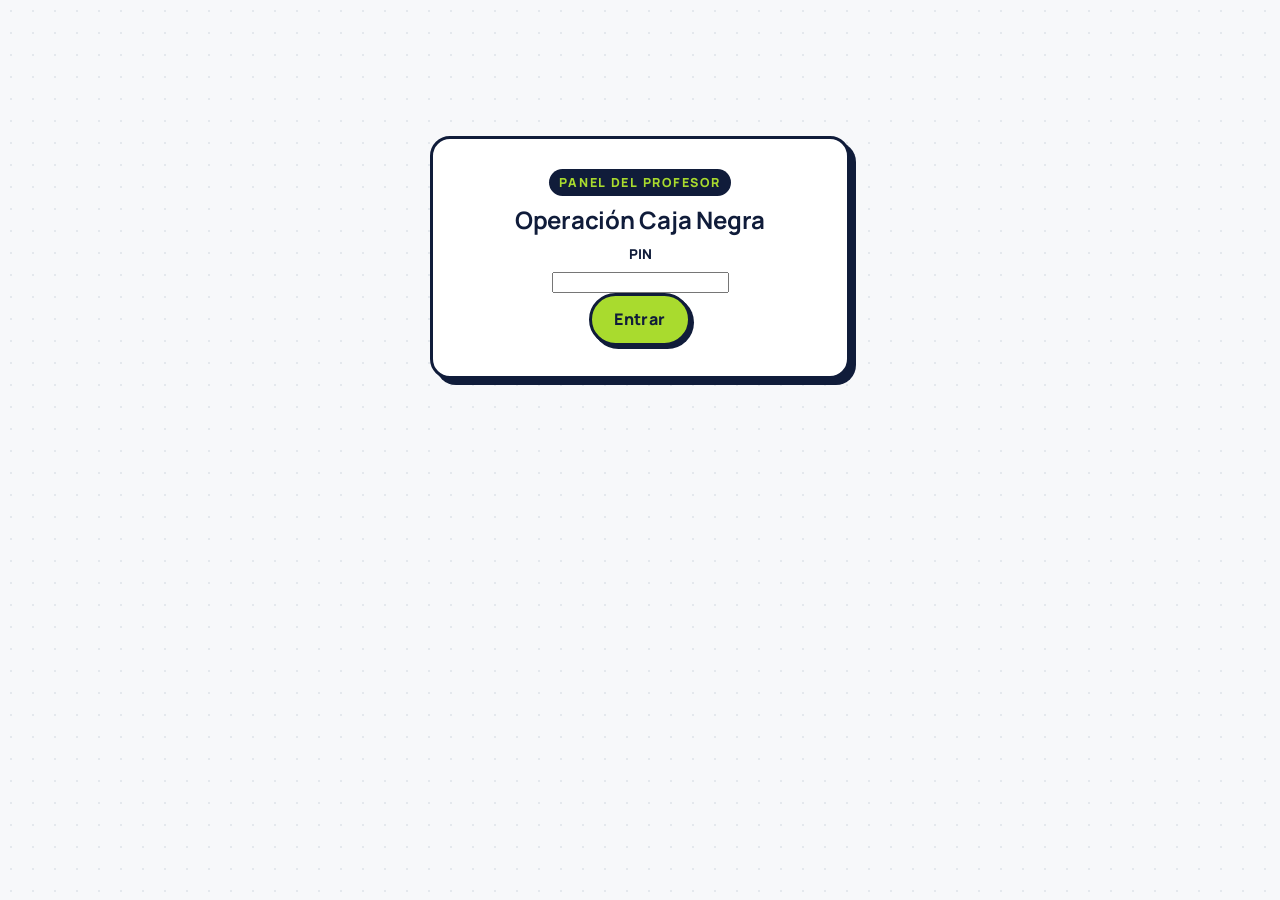
<file: profesor.html>
<!doctype html>
<html lang="es">
<head>
  <meta charset="utf-8">
  <meta name="viewport" content="width=device-width, initial-scale=1">
  <title>Caja Negra · Profesor</title>
  <meta name="robots" content="noindex">
  <link rel="preconnect" href="https://fonts.googleapis.com">
  <link rel="preconnect" href="https://fonts.gstatic.com" crossorigin>
  <link href="https://fonts.googleapis.com/css2?family=Manrope:wght@400;600;700;800&family=JetBrains+Mono:wght@500;700&display=swap" rel="stylesheet">
  <link rel="stylesheet" href="css/styles.css">
  <style>
    .tabs { display: flex; gap: 10px; margin-bottom: 20px; flex-wrap: wrap; }
    .tabs .btn[aria-selected=false] { background: var(--white); }
    .panel { padding: 26px; }
    textarea { font: 14px var(--mono); width: 100%; min-height: 120px; border: 3px solid var(--navy); border-radius: 14px; padding: 12px; }
    table { width: 100%; border-collapse: separate; border-spacing: 0 8px; }
    th { text-align: left; font-size: .72rem; letter-spacing: .12em; color: var(--gray-2); padding: 0 12px; }
    td { background: var(--bg); border-top: 2.5px solid var(--navy); border-bottom: 2.5px solid var(--navy); padding: 10px 12px; font-weight: 700; }
    td:first-child { border-left: 2.5px solid var(--navy); border-radius: 12px 0 0 12px; }
    td:last-child { border-right: 2.5px solid var(--navy); border-radius: 0 12px 12px 0; }
    tr.invalid td { background: var(--danger-light); }
    .podium { display: grid; grid-template-columns: 1fr 1fr 1fr; gap: 14px; align-items: end; margin: 10px 0 26px; }
    .pod { text-align: center; }
    .pod .bar { border: 3px solid var(--navy); border-radius: 14px 14px 0 0; box-shadow: var(--shadow-sm); display: grid; place-items: center; font-size: 2.4rem; font-weight: 800; }
    .pod.p1 .bar { height: 170px; background: var(--lime); }
    .pod.p2 .bar { height: 120px; background: var(--lime-light); }
    .pod.p3 .bar { height: 90px; background: var(--white); }
    .pod b { display: block; font-size: 1.2rem; margin-top: 4px; }
    .pod span { font-family: var(--mono); }
    .sol { display: grid; gap: 10px; }
    .sol div { border: 2.5px solid var(--navy); border-radius: 12px; padding: 10px 14px; background: var(--bg); }
    .sol b { display: block; font-size: .78rem; letter-spacing: .1em; }
    .sol code { word-break: break-all; }
    .toolbar { display: flex; gap: 10px; flex-wrap: wrap; margin: 12px 0; }
    .gate { max-width: 420px; margin: 12vh auto; padding: 30px; text-align: center; }
  </style>
</head>
<body>
  <main id="t"></main>
  <div id="modal" class="modal" hidden></div>
  <script src="js/core.js"></script>
  <script src="js/profesor.js"></script>
</body>
</html>
</file>
<file: css/styles.css>
/* =========================================================
   OPERACIÓN CAJA NEGRA — estilos
   Ilustración técnica: blanco, navy y verde lima, contornos gruesos
   ========================================================= */
:root {
  --navy: #101C3A;
  --navy-2: #2A3658;
  --lime: #A9DB2E;
  --lime-light: #EAF8C9;
  --bg: #F7F8FA;
  --gray: #E4E8ED;
  --gray-2: #6B7488;
  --danger: #D94444;
  --danger-light: #FBE3E3;
  --white: #fff;
  --stroke: 3px;
  --radius: 20px;
  --shadow: 6px 6px 0 var(--navy);
  --shadow-sm: 3px 3px 0 var(--navy);
  --font: "Manrope", "Segoe UI", system-ui, sans-serif;
  --mono: "JetBrains Mono", Consolas, monospace;
}
* { box-sizing: border-box; }
html { scroll-padding-top: 170px; }
body {
  margin: 0; font-family: var(--font); color: var(--navy); background: var(--bg);
  background-image: radial-gradient(var(--gray) 1.2px, transparent 1.2px);
  background-size: 22px 22px; line-height: 1.55; font-size: 16px;
}
code, .mono { font-family: var(--mono); }
p code, li code, .lead code, label code { background: var(--lime-light); border: 1.5px solid var(--navy); border-radius: 6px; padding: 0 5px; font-size: .9em; }
a { color: var(--navy); font-weight: 700; text-decoration-color: var(--lime); text-decoration-thickness: 3px; }
h1, h2, h3 { line-height: 1.15; margin: 0 0 .4em; letter-spacing: -.01em; }
.small { font-size: .88rem; } .muted { color: var(--gray-2); }
.hl { background: var(--lime); padding: 0 .2em; border-radius: 8px; box-decoration-break: clone; }
.eyebrow { display: inline-block; font-weight: 800; font-size: .78rem; letter-spacing: .14em; background: var(--navy); color: var(--lime); padding: 4px 10px; border-radius: 999px; margin-bottom: 10px; }
:focus-visible { outline: 3px solid var(--lime); outline-offset: 3px; box-shadow: 0 0 0 6px var(--navy); }

/* ---------- Tarjetas y botones ---------- */
.card { background: var(--white); border: var(--stroke) solid var(--navy); border-radius: var(--radius); box-shadow: var(--shadow); }
.btn {
  font: inherit; font-weight: 800; letter-spacing: .03em; cursor: pointer;
  background: var(--lime); color: var(--navy); border: var(--stroke) solid var(--navy);
  border-radius: 999px; padding: 11px 22px; box-shadow: var(--shadow-sm);
  transition: transform .08s, box-shadow .08s, background .15s; min-height: 46px;
}
.btn:hover { background: #b8e64a; }
.btn:active { transform: translate(3px, 3px); box-shadow: 0 0 0 var(--navy); }
.btn.ghost { background: var(--white); }
.btn.ghost:hover { background: var(--lime-light); }
.btn.big { font-size: 1.08rem; padding: 14px 30px; }
.btn:disabled { opacity: .55; cursor: not-allowed; transform: none; box-shadow: var(--shadow-sm); }
.btn small { font-weight: 700; opacity: .7; margin-left: 4px; }

/* ---------- Topbar / HUD ---------- */
.topbar { position: sticky; top: 0; z-index: 20; background: var(--white); border-bottom: var(--stroke) solid var(--navy); padding: 10px 24px 8px; }
.topbar-row { display: flex; align-items: center; justify-content: space-between; gap: 16px; max-width: 1100px; margin: 0 auto; }
.brand { display: flex; align-items: center; gap: 10px; font-weight: 600; letter-spacing: .06em; font-size: .95rem; }
.brand svg { width: 36px; height: 36px; }
.brand b { font-weight: 800; }
.hud { display: flex; gap: 10px; flex-wrap: wrap; justify-content: flex-end; }
.hud-item { border: 2.5px solid var(--navy); border-radius: 14px; padding: 3px 12px; min-width: 84px; text-align: center; background: var(--bg); }
.hud-item.team { max-width: 180px; }
.hud-item.team .hud-value { white-space: nowrap; overflow: hidden; text-overflow: ellipsis; display: block; font-size: 1rem; }
.hud-label { display: block; font-size: .64rem; font-weight: 800; letter-spacing: .14em; color: var(--gray-2); }
.hud-value { font-weight: 800; font-size: 1.15rem; }
.hud-item.timer { background: var(--navy); color: var(--white); }
.hud-item.timer .hud-label { color: var(--lime); }
.hud-item.timer.low { background: #F2B33D; color: var(--navy); }
.hud-item.timer.low .hud-label { color: var(--navy); }
.hud-item.timer.over { background: var(--danger); }
.hud-item.timer.over .hud-label { color: var(--white); }
.bump-up { animation: bumpUp .6s; } .bump-down { animation: bumpDown .6s; }
@keyframes bumpUp { 30% { background: var(--lime); transform: scale(1.1); } }
@keyframes bumpDown { 30% { background: var(--danger); color: #fff; transform: scale(1.1); } }

.progress-wrap { max-width: 1100px; margin: 8px auto 0; }
.progress-meta { display: flex; justify-content: space-between; font-weight: 800; font-size: .78rem; letter-spacing: .12em; margin-bottom: 4px; }
.progress { height: 14px; border: 2.5px solid var(--navy); border-radius: 999px; background: var(--gray); overflow: hidden; }
.progress-fill { height: 100%; width: 0; background: repeating-linear-gradient(-45deg, var(--lime) 0 10px, #9bcc22 10px 20px); border-right: 2.5px solid var(--navy); transition: width .8s cubic-bezier(.3,1.4,.5,1); }
.stage-map { list-style: none; display: flex; justify-content: space-between; padding: 0; margin: 8px 0 0; gap: 4px; }
.stage-map li { flex: 1; display: flex; flex-direction: column; align-items: center; font-size: .68rem; font-weight: 700; color: var(--gray-2); min-width: 0; }
.stage-map li span { width: 26px; height: 26px; border-radius: 50%; border: 2.5px solid var(--gray-2); display: grid; place-items: center; font-weight: 800; font-size: .78rem; background: var(--white); }
.stage-map li em { font-style: normal; margin-top: 2px; white-space: nowrap; overflow: hidden; text-overflow: ellipsis; max-width: 100%; }
.stage-map li.done span { background: var(--lime); border-color: var(--navy); color: var(--navy); }
.stage-map li.done { color: var(--navy); }
.stage-map li.current span { border-color: var(--navy); background: var(--navy); color: var(--lime); animation: pulse 1.6s infinite; }
.stage-map li.current { color: var(--navy); }
@keyframes pulse { 50% { box-shadow: 0 0 0 6px rgba(169,219,46,.55); } }

main { max-width: 1100px; margin: 0 auto; padding: 28px 24px 80px; }
.loading { text-align: center; padding: 80px 0; font-weight: 800; }

/* ---------- Intro ---------- */
.intro { display: grid; place-items: center; min-height: 80vh; }
.intro-card { padding: 40px; max-width: 820px; width: 100%; position: relative; }
.intro-card.narrow { max-width: 560px; text-align: center; }
.intro-art { width: 170px; position: absolute; right: 30px; top: 26px; transform: rotate(6deg); }
.intro-art.small { position: static; width: 120px; margin: 0 auto 10px; transform: none; }
.intro h1 { font-size: clamp(2.2rem, 6vw, 3.6rem); font-weight: 800; }
.intro .lead { font-size: 1.1rem; max-width: 560px; }
.mission { display: grid; grid-template-columns: 1fr 1fr; gap: 16px; margin: 20px 0; }
.mission > div { background: var(--lime-light); border: 2.5px solid var(--navy); border-radius: 16px; padding: 14px 18px; }
.mission ul { margin: 6px 0 0; padding-left: 20px; }
.rules { display: flex; flex-wrap: wrap; gap: 8px; margin: 10px 0 14px; }
.rules span { border: 2px solid var(--navy); border-radius: 999px; padding: 4px 12px; font-weight: 700; font-size: .88rem; background: var(--white); }
.start { display: flex; gap: 12px; align-items: flex-end; margin-top: 18px; flex-wrap: wrap; }
.start label { flex: 1; min-width: 220px; }
label > span { display: block; font-weight: 800; font-size: .85rem; margin-bottom: 4px; }
input[type=text], input:not([type]), select {
  font: inherit; width: 100%; padding: 11px 14px; border: var(--stroke) solid var(--navy); border-radius: 14px; background: var(--white); color: var(--navy); min-height: 48px;
}
input.mono { font-family: var(--mono); letter-spacing: .06em; }
input:focus, select:focus { outline: none; box-shadow: 0 0 0 4px var(--lime); }
.resume-grid { display: grid; grid-template-columns: 1fr 1fr; gap: 10px; margin: 18px 0; text-align: left; }
.resume-grid div { border: 2.5px solid var(--navy); border-radius: 14px; padding: 8px 14px; background: var(--bg); }
.resume-grid span { display: block; font-size: .68rem; font-weight: 800; letter-spacing: .12em; color: var(--gray-2); }
.row-actions { display: flex; gap: 12px; justify-content: center; flex-wrap: wrap; }

/* ---------- Fase ---------- */
.stage-hero { display: grid; grid-template-columns: 200px 1fr; gap: 26px; padding: 26px 30px; align-items: center; background: linear-gradient(120deg, var(--white) 60%, var(--lime-light)); }
.hero-art svg { width: 100%; height: auto; }
.stage-hero h2 { font-size: clamp(1.6rem, 4vw, 2.3rem); font-weight: 800; }
.lead { font-size: 1.05rem; margin: 0; }
.hint-bar { display: flex; gap: 14px; align-items: flex-start; justify-content: flex-end; margin: 18px 0; }
.hints { flex: 1; display: grid; gap: 8px; }
.hint { background: #FFF6D8; border: 2.5px dashed var(--navy); border-radius: 14px; padding: 10px 14px; animation: drop .35s; }
.hint b { background: var(--navy); color: #FFF6D8; border-radius: 6px; padding: 1px 8px; margin-right: 6px; font-size: .8rem; }
@keyframes drop { from { opacity: 0; transform: translateY(-8px); } }
.steps { display: grid; gap: 22px; }
.step { padding: 0; overflow: hidden; transition: opacity .3s, filter .3s; }
.step-head { display: flex; align-items: center; gap: 12px; padding: 14px 22px; border-bottom: var(--stroke) solid var(--navy); background: var(--bg); }
.step-head h3 { margin: 0; flex: 1; font-size: 1.15rem; }
.step-num { width: 34px; height: 34px; border-radius: 50%; background: var(--navy); color: var(--lime); display: grid; place-items: center; font-weight: 800; flex-shrink: 0; }
.step-status { font-size: .74rem; font-weight: 800; letter-spacing: .1em; text-transform: uppercase; border: 2px solid var(--navy); border-radius: 999px; padding: 2px 10px; background: var(--white); }
.step-body { padding: 18px 22px 22px; }
.step-body > p:first-child { margin-top: 0; }
.step.locked { opacity: .45; filter: grayscale(.6); }
.step.locked .step-body { max-height: 90px; overflow: hidden; -webkit-mask-image: linear-gradient(#000, transparent); mask-image: linear-gradient(#000, transparent); }
.step.locked .step-num::after { content: "🔒"; font-size: .9rem; }
.step.locked .step-num { font-size: 0; }
.step.solved .step-head { background: var(--lime-light); }
.step.solved .step-num { background: var(--lime); color: var(--navy); border: 2.5px solid var(--navy); }
.step.solved .step-status { background: var(--lime); }

.q { font-weight: 800; font-size: 1.05rem; margin: 14px 0 10px; }
.options { display: grid; gap: 10px; }
.options.grid4 { grid-template-columns: repeat(4, 1fr); }
.options.grid2 { grid-template-columns: repeat(2, 1fr); }
.opt {
  font: inherit; color: var(--navy); text-align: left; cursor: pointer; display: flex; align-items: center; gap: 12px;
  background: var(--white); border: var(--stroke) solid var(--navy); border-radius: 16px; padding: 10px 14px; box-shadow: var(--shadow-sm); min-height: 54px; transition: transform .08s, background .15s;
}
.opt:hover:not(:disabled) { background: var(--lime-light); transform: translate(-1px, -1px); }
.opt-letter { width: 30px; height: 30px; border-radius: 9px; border: 2.5px solid var(--navy); display: grid; place-items: center; font-weight: 800; flex-shrink: 0; background: var(--bg); }
.opt-text { flex: 1; font-weight: 600; }
.opt-mark { font-weight: 800; }
.opt.wrong { background: var(--danger-light); border-color: var(--danger); box-shadow: 3px 3px 0 var(--danger); animation: shake .4s; }
.opt.wrong .opt-mark::after { content: "✗ No"; color: var(--danger); }
.opt.wrong .opt-letter { border-color: var(--danger); }
.opt.correct { background: var(--lime); opacity: 1 !important; }
.opt.correct .opt-mark::after { content: "✓ Correcto"; }
.opt:disabled:not(.correct) { opacity: .5; cursor: default; }
.explain { display: none; margin-top: 12px; padding: 10px 14px; border-left: 6px solid var(--lime); background: var(--bg); border-radius: 0 12px 12px 0; }
.step.solved .explain { display: block; }
@keyframes shake { 20%, 60% { transform: translateX(-6px); } 40%, 80% { transform: translateX(6px); } }
.shake { animation: shake .4s; border-color: var(--danger) !important; }

.answer { display: flex; gap: 12px; align-items: flex-end; margin-top: 14px; flex-wrap: wrap; }
.answer label { flex: 1; min-width: 220px; }
.answer.two label { min-width: 180px; }
.step.solved .answer input { background: var(--lime-light); }

.files { display: flex; flex-wrap: wrap; gap: 10px; margin: 10px 0 14px; }
.file-btn { font: inherit; color: var(--navy); cursor: pointer; display: flex; align-items: center; gap: 10px; background: var(--white); border: 2.5px solid var(--navy); border-radius: 14px; padding: 8px 12px; box-shadow: var(--shadow-sm); font-weight: 700; }
.file-btn:hover { background: var(--lime-light); }
.file-btn:active { transform: translate(3px, 3px); box-shadow: none; }
.file-ico { font-size: .62rem; font-weight: 800; background: var(--navy); color: var(--lime); border-radius: 5px; padding: 3px 5px; letter-spacing: .05em; }
.file-dl { width: 24px; height: 24px; border-radius: 50%; background: var(--lime); border: 2px solid var(--navy); display: grid; place-items: center; font-size: .85rem; }

.cmd { border: var(--stroke) solid var(--navy); border-radius: 14px; overflow: hidden; margin: 8px 0 14px; background: #F2F5F9; }
.cmd-head { display: flex; justify-content: space-between; align-items: center; padding: 5px 8px 5px 14px; background: var(--navy); color: var(--white); font-size: .76rem; font-weight: 800; letter-spacing: .1em; text-transform: uppercase; }
.copy { font: inherit; font-size: .74rem; cursor: pointer; background: var(--lime); color: var(--navy); border: 2px solid var(--white); border-radius: 999px; padding: 3px 12px; font-weight: 800; }
.cmd pre { margin: 0; padding: 12px 14px; overflow-x: auto; font-size: .88rem; white-space: pre-wrap; word-break: break-all; }
.hashbox { border: 2.5px dashed var(--navy); border-radius: 14px; padding: 10px 14px; margin: 10px 0; background: var(--lime-light); }
.hashbox span { display: block; font-size: .7rem; font-weight: 800; letter-spacing: .12em; margin-bottom: 2px; }
.hashbox code { font-size: .95rem; word-break: break-all; font-weight: 700; }
.howto { margin: 8px 0 12px; padding-left: 22px; }
.howto li { margin-bottom: 4px; }

/* clasificar */
.classify { display: grid; gap: 10px; margin-bottom: 14px; }
.cls-row { display: flex; align-items: center; gap: 12px; border: 2.5px solid var(--navy); border-radius: 14px; padding: 8px 10px 8px 14px; background: var(--bg); }
.cls-text { flex: 1; font-weight: 600; }
.seg { display: flex; border: 2.5px solid var(--navy); border-radius: 999px; overflow: hidden; flex-shrink: 0; }
.seg button { font: inherit; font-weight: 700; font-size: .88rem; border: 0; background: var(--white); color: var(--navy); padding: 7px 12px; cursor: pointer; min-height: 40px; }
.seg button + button { border-left: 2.5px solid var(--navy); }
.seg button[aria-pressed=true][data-v=e] { background: #FFD8D8; }
.seg button[aria-pressed=true][data-v=p] { background: var(--lime); }

/* llaves */
.tray { display: flex; flex-wrap: wrap; gap: 10px; min-height: 64px; padding: 12px; border: 2.5px dashed var(--gray-2); border-radius: 16px; margin-bottom: 14px; background: var(--bg); align-items: center; }
.keycard { font: inherit; font-weight: 800; cursor: grab; display: inline-flex; align-items: center; gap: 8px; padding: 9px 14px; border: var(--stroke) solid var(--navy); border-radius: 12px; box-shadow: var(--shadow-sm); color: var(--navy); }
.keycard.pub { background: var(--white); }
.keycard.priv { background: var(--navy); color: var(--lime); }
.keycard.selected { outline: 4px solid var(--lime); outline-offset: 2px; transform: translateY(-3px); }
.keycard.dragging { opacity: .4; }
.slots { display: grid; gap: 10px; margin-bottom: 14px; }
.slot-row { display: grid; grid-template-columns: 1fr 260px; gap: 12px; align-items: center; font-weight: 700; }
.slot { min-height: 56px; border: var(--stroke) dashed var(--navy); border-radius: 14px; display: flex; align-items: center; justify-content: center; padding: 4px; cursor: pointer; background: var(--white); transition: background .15s; }
.slot.filled { border-style: solid; background: var(--lime-light); }
.slot.over, .tray.over { background: var(--lime); }
.slot-empty { color: var(--gray-2); font-size: .85rem; font-weight: 700; }

/* checks e informe */
.report { display: grid; gap: 10px; margin-bottom: 14px; }
.rep-row { display: grid; grid-template-columns: 34px 1fr 1fr; gap: 12px; align-items: center; border: 2.5px solid var(--navy); border-radius: 14px; padding: 10px 12px; background: var(--bg); }
.rep-num { width: 30px; height: 30px; border-radius: 50%; background: var(--navy); color: var(--lime); display: grid; place-items: center; font-weight: 800; }
.rep-text { font-weight: 600; }
.step.solved .rep-row select { background: var(--lime-light); }

/* fase superada */
.stage-done { margin-top: 26px; padding: 28px; text-align: center; background: var(--lime-light); }
.stage-done.pop { animation: pop .5s cubic-bezier(.3,1.6,.5,1); }
@keyframes pop { from { transform: scale(.85); opacity: 0; } }
.done-badge { display: inline-block; background: var(--navy); color: var(--lime); font-weight: 800; letter-spacing: .12em; border-radius: 999px; padding: 6px 18px; margin-bottom: 10px; }
.stage-done p { max-width: 640px; margin: 8px auto; font-size: 1.05rem; }
.bonus { font-weight: 800; color: #4b7a00; }
.keyword { margin: 18px auto; display: inline-block; border: var(--stroke) solid var(--navy); border-radius: 16px; background: var(--white); padding: 10px 28px; box-shadow: var(--shadow-sm); }
.keyword span { display: block; font-size: .72rem; font-weight: 800; letter-spacing: .16em; color: var(--gray-2); }
.keyword strong { font-size: 2rem; letter-spacing: .1em; font-family: var(--mono); }
.stage-done .btn { display: block; margin: 8px auto 0; }

/* ---------- Final ---------- */
.final { display: grid; gap: 28px; justify-items: center; }
.vault { perspective: 900px; }
.vault-body { width: 260px; height: 200px; border: 5px solid var(--navy); border-radius: 22px; background: var(--navy); position: relative; box-shadow: var(--shadow); }
.vault-inside { position: absolute; inset: 12px; background: var(--lime-light); border-radius: 12px; display: flex; flex-wrap: wrap; gap: 4px; align-content: center; justify-content: center; padding: 8px; }
.vault-inside span { font-size: .58rem; font-weight: 800; background: var(--lime); border: 1.5px solid var(--navy); border-radius: 6px; padding: 1px 5px; }
.vault-door { position: absolute; inset: 6px; background: var(--white); border: 5px solid var(--navy); border-radius: 16px; transform-origin: left center; animation: openDoor 1.6s .5s cubic-bezier(.5,0,.3,1) forwards; display: grid; place-items: center; }
.dial { width: 80px; height: 80px; border-radius: 50%; border: 5px solid var(--navy); background: var(--lime); position: relative; animation: spin 0.6s linear 1; }
.dial::after { content: ""; position: absolute; left: 50%; top: 6px; width: 5px; height: 30px; background: var(--navy); transform: translateX(-50%); border-radius: 4px; }
@keyframes openDoor { to { transform: rotateY(-115deg); } }
@keyframes spin { to { transform: rotate(360deg); } }
.final-card { padding: 34px; width: 100%; max-width: 820px; text-align: center; }
.final-card h1 { font-size: clamp(2rem, 6vw, 3.4rem); }
.stats { display: grid; grid-template-columns: repeat(4, 1fr); gap: 10px; margin: 18px 0; }
.stats div { border: var(--stroke) solid var(--navy); border-radius: 16px; padding: 10px; background: var(--bg); }
.stats span { display: block; font-size: .7rem; font-weight: 800; letter-spacing: .14em; color: var(--gray-2); }
.stats b { font-size: 1.7rem; font-family: var(--mono); }
.achieved { text-align: left; max-width: 520px; margin: 0 auto 16px; }
.achieved ul { list-style: none; padding: 0; margin: 6px 0; }
.achieved li::before { content: "✓"; display: inline-grid; place-items: center; width: 22px; height: 22px; margin-right: 8px; background: var(--lime); border: 2px solid var(--navy); border-radius: 6px; font-weight: 800; font-size: .8rem; }
.achieved li { margin-bottom: 6px; }
.kw-list { display: flex; flex-wrap: wrap; justify-content: center; gap: 8px; margin: 16px 0; }
.kw-list span { font-family: var(--mono); font-weight: 700; background: var(--navy); color: var(--lime); padding: 5px 12px; border-radius: 10px; }
.summary { display: grid; grid-template-columns: repeat(2, 1fr); gap: 8px; margin: 16px 0; }
.summary div { border: 2.5px solid var(--navy); border-radius: 12px; padding: 8px; background: var(--lime-light); }
.finish-code { text-align: left; margin: 20px 0; }
.finish-code > span { font-weight: 800; font-size: .8rem; letter-spacing: .08em; }
.confetti { position: fixed; inset: 0; pointer-events: none; z-index: 50; overflow: hidden; }
.confetti i { position: absolute; top: -20px; width: 10px; height: 16px; border: 2px solid var(--navy); border-radius: 3px; animation: fall linear forwards; }
@keyframes fall { to { top: 105vh; transform: rotate(720deg); } }

/* ---------- Toast y modal ---------- */
.toast { position: fixed; bottom: 20px; left: 50%; transform: translateX(-50%); z-index: 60; display: grid; gap: 8px; justify-items: center; pointer-events: none; }
.toast-item { background: var(--navy); color: var(--white); font-weight: 800; padding: 10px 18px; border-radius: 999px; border: 3px solid var(--navy); box-shadow: var(--shadow-sm); animation: up .25s; transition: opacity .4s, transform .4s; }
.toast-item.ok { background: var(--lime); color: var(--navy); }
.toast-item.bad { background: var(--danger); }
.toast-item.out { opacity: 0; transform: translateY(10px); }
@keyframes up { from { transform: translateY(14px); opacity: 0; } }
.modal { position: fixed; inset: 0; z-index: 70; background: rgba(16,28,58,.55); display: grid; place-items: center; padding: 16px; }
.modal[hidden] { display: none; }
.modal-card { background: var(--white); border: var(--stroke) solid var(--navy); border-radius: var(--radius); box-shadow: var(--shadow); padding: 26px; max-width: 460px; width: 100%; animation: pop .3s; }
.modal-actions { display: flex; justify-content: flex-end; gap: 10px; margin-top: 16px; flex-wrap: wrap; }
.sr { position: absolute; width: 1px; height: 1px; overflow: hidden; clip: rect(0 0 0 0); }

/* ---------- Responsive ---------- */
@media (max-width: 860px) {
  .topbar { padding: 8px 16px; }
  .hud-item.team { display: none; }
  .stage-map li em { display: none; }
  .stage-hero { grid-template-columns: 1fr; text-align: left; }
  .hero-art { max-width: 160px; }
  .intro-art { position: static; width: 120px; transform: none; margin-bottom: 8px; }
  .slot-row, .rep-row { grid-template-columns: 1fr; }
  .rep-num { display: none; }
  .options.grid4 { grid-template-columns: repeat(2, 1fr); }
}
@media (max-width: 600px) {
  main { padding: 18px 16px 70px; }
  .brand span { display: none; }
  .hud-item { min-width: 0; padding: 2px 8px; }
  .hud-value { font-size: 1rem; }
  .intro-card, .final-card { padding: 22px; }
  .mission, .summary, .stats, .options.grid2 { grid-template-columns: 1fr 1fr; }
  .mission { grid-template-columns: 1fr; }
  .cls-row { flex-direction: column; align-items: stretch; }
  .seg button { flex: 1; }
  .btn, .answer .btn, .start .btn { width: 100%; }
  .hint-bar { flex-direction: column-reverse; align-items: stretch; }
  .step-head, .step-body { padding-left: 14px; padding-right: 14px; }
}
/* =========================================================
   ESCAPE ROOM v2 — salas, ventanas, mecánicas
   ========================================================= */
main { padding-bottom: 120px; }
.load-row { margin-top: 16px; padding-top: 14px; border-top: 2px dashed var(--gray); display: flex; align-items: center; gap: 12px; flex-wrap: wrap; font-weight: 700; justify-content: center; }
.load-btn { display: inline-flex; align-items: center; gap: 6px; }
.hud-item.mute { font: inherit; font-size: 1.3rem; cursor: pointer; min-width: 0; padding: 4px 10px; text-decoration: none; display: grid; place-items: center; color: inherit; }
.loading { display: grid; justify-items: center; gap: 14px; }
.spinner { width: 46px; height: 46px; border: 5px solid var(--gray); border-top-color: var(--navy); border-right-color: var(--lime); border-radius: 50%; animation: spin .8s linear infinite; }
.rooms-preview { display: flex; flex-wrap: wrap; gap: 6px; margin: 14px 0; }
.rooms-preview div { display: flex; align-items: center; gap: 6px; border: 2px solid var(--navy); border-radius: 999px; padding: 3px 10px 3px 4px; font-weight: 700; font-size: .85rem; background: var(--white); }
.rooms-preview span { width: 22px; height: 22px; border-radius: 50%; background: var(--navy); color: var(--lime); display: grid; place-items: center; font-size: .75rem; }

/* sala */
.room.enter { animation: roomIn .6s cubic-bezier(.2,.9,.3,1.2); }
@keyframes roomIn { from { opacity: 0; transform: translateY(20px) scale(.98); } }
.room-head { display: flex; align-items: baseline; gap: 14px; flex-wrap: wrap; margin-bottom: 14px; }
.room-head h2 { font-size: clamp(1.5rem, 3.4vw, 2.2rem); }
.room-grid { display: grid; grid-template-columns: minmax(0, 1fr) 320px; gap: 20px; align-items: start; }
.scene { padding: 0; overflow: hidden; }
.scene-inner { position: relative; }
.scene-svg { display: block; width: 100%; height: auto; }
.scene-tip { margin: 0; padding: 8px 14px; font-size: .82rem; font-weight: 700; border-top: 3px solid var(--navy); background: var(--bg); }
.hs-layer { position: absolute; inset: 0; }
.hs { position: absolute; border: 3px dashed transparent; border-radius: 14px; background: transparent; cursor: pointer; padding: 0; transition: background .15s, border-color .15s; }
.hs::after { content: ""; position: absolute; top: -8px; right: -8px; width: 18px; height: 18px; border-radius: 50%; background: var(--lime); border: 3px solid var(--navy); animation: ping 1.6s infinite; }
.hs.done::after { animation: none; background: var(--navy); }
.hs:hover, .hs:focus-visible { background: rgba(169,219,46,.22); border-color: var(--navy); }
.hs-label { position: absolute; left: 50%; bottom: calc(100% + 6px); transform: translateX(-50%); white-space: nowrap; background: var(--navy); color: var(--white); font: 800 .78rem var(--font); padding: 3px 10px; border-radius: 999px; pointer-events: none; opacity: .92; }
.hs.done .hs-label { background: var(--lime); color: var(--navy); border: 2px solid var(--navy); }
@keyframes ping { 0% { box-shadow: 0 0 0 0 rgba(169,219,46,.9); } 70% { box-shadow: 0 0 0 12px rgba(169,219,46,0); } 100% { box-shadow: 0 0 0 0 rgba(169,219,46,0); } }
.laser { opacity: .0; }
.van { transition: transform 2.2s cubic-bezier(.6,0,.4,1); }
.van.run { transform: translateX(320px); }
.vault-door-s .wheel { transform-origin: 470px 190px; transition: transform 1.6s ease-in-out; }
.vault-door-s.run .wheel { transform: rotate(540deg); }
.vault-door-s { transition: transform 1.2s 1.4s ease-in; }
.vault-door-s.run { transform: translateX(-420px); }

/* lateral */
.side { display: grid; gap: 14px; }
.radio { padding: 14px 16px; background: var(--navy); color: var(--white); }
.radio-head { font-size: .7rem; font-weight: 800; letter-spacing: .14em; color: var(--lime); display: flex; align-items: center; gap: 8px; margin-bottom: 6px; }
.radio-led { width: 10px; height: 10px; border-radius: 50%; background: var(--gray-2); }
.radio.live .radio-led { background: var(--lime); box-shadow: 0 0 8px var(--lime); animation: blink .5s infinite; }
@keyframes blink { 50% { opacity: .3; } }
#radioText { margin: 0; font-family: var(--mono); font-size: .86rem; line-height: 1.5; min-height: 4.5em; }
.objectives { padding: 14px 16px; }
.objectives h3 { font-size: .8rem; letter-spacing: .14em; margin-bottom: 8px; }
.objectives ul { list-style: none; margin: 0; padding: 0; display: grid; gap: 8px; }
.objectives li { display: flex; gap: 10px; align-items: flex-start; font-weight: 700; font-size: .92rem; }
.objectives li.ok { color: var(--gray-2); text-decoration: line-through; text-decoration-color: var(--lime); text-decoration-thickness: 3px; }
.obj-box { width: 22px; height: 22px; flex-shrink: 0; border: 2.5px solid var(--navy); border-radius: 6px; display: grid; place-items: center; font-size: .8rem; background: var(--white); }
.objectives li.ok .obj-box { background: var(--lime); }
.hint-zone { display: grid; gap: 8px; }
.hint-zone .btn { width: 100%; }

/* alarma de error */
body.alarm::after { content: ""; position: fixed; inset: 0; pointer-events: none; z-index: 90; box-shadow: inset 0 0 0 10px var(--danger), inset 0 0 120px rgba(217,68,68,.55); animation: alarm .7s ease-out forwards; }
body.alarm .scene, body.alarm .win { animation: shake .4s; }
@keyframes alarm { from { opacity: 1; } to { opacity: 0; } }

/* ventanas de objeto */
.win-ov { position: fixed; inset: 0; z-index: 40; background: rgba(16,28,58,.5); display: grid; place-items: center; padding: 16px; animation: fadeIn .15s; }
.win-ov.closing { opacity: 0; transition: opacity .15s; }
@keyframes fadeIn { from { opacity: 0; } }
.win { width: min(560px, 100%); max-height: calc(100vh - 32px); display: flex; flex-direction: column; background: var(--white); border: 3px solid var(--navy); border-radius: 18px; box-shadow: 8px 8px 0 var(--navy); animation: pop .25s cubic-bezier(.3,1.5,.5,1); overflow: hidden; }
.win.wide { width: min(860px, 100%); }
.win-bar { display: flex; align-items: center; gap: 10px; padding: 8px 10px 8px 14px; background: var(--navy); color: var(--white); font-weight: 800; }
.win-dots { display: flex; gap: 5px; } .win-dots i { width: 11px; height: 11px; border-radius: 50%; background: var(--lime); } .win-dots i + i { background: var(--white); opacity: .6; }
.win-title { flex: 1; }
.win-x { font: inherit; font-weight: 800; background: var(--white); color: var(--navy); border: 0; border-radius: 8px; width: 32px; height: 32px; cursor: pointer; }
.win-body { padding: 18px 20px 22px; overflow-y: auto; }
.win-body > p:first-child { margin-top: 0; }
.paper { background: #FFFCEF; border: 2.5px solid var(--navy); border-radius: 10px; padding: 14px 16px; box-shadow: 3px 3px 0 var(--navy); }
.mono-paper { font: .9rem/1.5 var(--mono); white-space: pre-wrap; margin: 10px 0; }

/* inventario */
.inv { position: fixed; left: 50%; bottom: 14px; transform: translateX(-50%); z-index: 25; display: flex; align-items: center; gap: 10px; background: var(--white); border: 3px solid var(--navy); border-radius: 18px; box-shadow: var(--shadow-sm); padding: 6px 10px; max-width: calc(100% - 24px); }
.inv[hidden] { display: none; }
.inv-title { font-size: .66rem; font-weight: 800; letter-spacing: .14em; color: var(--gray-2); writing-mode: vertical-rl; transform: rotate(180deg); }
.inv-items { display: flex; gap: 8px; overflow-x: auto; }
.inv-item { font: inherit; display: flex; align-items: center; gap: 6px; border: 2.5px solid var(--navy); border-radius: 12px; background: var(--lime-light); padding: 5px 10px; cursor: pointer; font-weight: 700; font-size: .82rem; white-space: nowrap; }
.inv-item span { font-size: 1.3rem; }
.inv-item em { font-style: normal; }
.inv-item.new { animation: newItem 1s 2; background: var(--lime); }
@keyframes newItem { 50% { transform: translateY(-8px) scale(1.08); } }
.toast-item.item { background: var(--white); color: var(--navy); }
.toast-item.info { background: var(--white); color: var(--navy); }
.toast { bottom: 90px; }

/* explorador */
.explorer { display: grid; grid-template-columns: 210px 1fr; border: 3px solid var(--navy); border-radius: 12px; overflow: hidden; min-height: 320px; }
.ex-side { background: var(--bg); border-right: 3px solid var(--navy); padding: 10px; display: grid; gap: 8px; align-content: start; }
.ex-side button, .ex-item, .ex-up { font: inherit; font-weight: 700; text-align: left; cursor: pointer; border: 2px solid var(--navy); border-radius: 10px; background: var(--white); padding: 8px 10px; color: var(--navy); }
.ex-side button:hover, .ex-item:hover { background: var(--lime-light); }
.ex-main { display: flex; flex-direction: column; min-width: 0; }
.ex-path { font: 700 .82rem var(--mono); padding: 8px 12px; border-bottom: 2px solid var(--navy); background: var(--white); }
.ex-view { padding: 12px; display: grid; gap: 8px; align-content: start; overflow-x: auto; }
.ex-ico { margin-right: 8px; }
.ex-up { width: max-content; background: var(--bg); }
.ex-table { border-collapse: collapse; font-size: .84rem; width: 100%; }
.ex-table th, .ex-table td { border: 1.5px solid var(--navy); padding: 4px 8px; text-align: left; }
.ex-table th { background: var(--navy); color: var(--white); cursor: pointer; user-select: none; white-space: nowrap; }
.ex-table tr:nth-child(even) td { background: var(--bg); }
.bitlocker { text-align: center; padding: 18px; border: 3px solid var(--navy); border-radius: 12px; background: #EEF3FB; animation: pop .3s; }
.bl-ico { font-size: 2.6rem; }
.bitlocker input { text-align: center; margin: 8px 0; }

/* teclado */
.keypad { width: 260px; margin: 10px auto 0; background: var(--navy); border-radius: 18px; padding: 14px; border: 3px solid var(--navy); box-shadow: var(--shadow-sm); outline: none; }
.kp-screen { background: #0B1430; border: 2px solid var(--lime); border-radius: 10px; padding: 8px 12px; margin-bottom: 12px; color: var(--lime); }
.kp-label { display: block; font-size: .66rem; font-weight: 800; letter-spacing: .16em; opacity: .8; }
.kp-val { font: 700 1.5rem var(--mono); letter-spacing: .05em; }
.kp-keys { display: grid; grid-template-columns: repeat(3, 1fr); gap: 8px; }
.kp-keys button { font: 800 1.2rem var(--font); height: 52px; border-radius: 12px; border: 2.5px solid var(--white); background: #24305A; color: var(--white); cursor: pointer; transition: transform .05s; }
.kp-keys button:active { transform: scale(.94); background: var(--lime); color: var(--navy); }
.kp-keys .ok { background: var(--lime); color: var(--navy); }
.kp-keys .clr { background: #3B4570; }
.keypad.err { animation: shake .4s; } .keypad.err .kp-screen { border-color: var(--danger); color: #FF9B9B; }
.keypad.solved .kp-screen { background: var(--lime); color: var(--navy); }

/* candado de ruedas */
.wheels { display: flex; justify-content: center; align-items: center; gap: 12px; flex-wrap: wrap; margin-top: 10px; padding: 18px; background: #C7A06A; border: 3px solid var(--navy); border-radius: 18px; }
.wheel-col { display: grid; gap: 6px; justify-items: center; }
.wheel-col button { font: 800 1rem var(--font); width: 54px; height: 34px; border-radius: 10px; border: 2.5px solid var(--navy); background: var(--white); cursor: pointer; }
.wheel-num { width: 64px; height: 110px; border: 3px solid var(--navy); border-radius: 12px; background: linear-gradient(#bbb, #fff 30%, #fff 70%, #bbb); display: grid; grid-template-rows: 1fr 1.4fr 1fr; place-items: center; font-family: var(--mono); overflow: hidden; }
.wheel-num b { font-size: 2.2rem; } .wheel-num span { opacity: .35; font-weight: 700; }
.wheel-num.spin b { animation: roll .18s; }
@keyframes roll { from { transform: translateY(-14px); opacity: .3; } }
.wheels .wheel-go { margin-left: 10px; }
.wheels.err { animation: shake .4s; } .wheels.solved { background: var(--lime); }

/* teclas de responder */
.keys-pick { display: grid; grid-template-columns: repeat(2, 1fr); gap: 10px; margin: 14px 0; }
.keys-pick.three { grid-template-columns: repeat(3, 1fr); }
.dec-out { margin-top: 12px; }
.keys-pick .keycard { justify-content: center; padding: 14px; font-size: 1rem; cursor: pointer; }
.keycard.correct { outline: 5px solid var(--lime); }
.keycard.wrong { opacity: .45; animation: shake .4s; }
.envelope-anim { height: 0; }
.envelope-anim.go { height: 60px; position: relative; }
.envelope-anim.go::before { content: "✉️🔒"; position: absolute; left: 0; font-size: 2.2rem; animation: fly 1.3s ease-in forwards; }
@keyframes fly { to { left: 100%; transform: translateY(-20px) rotate(10deg); opacity: 0; } }

/* verificador */
.tray-docs { display: grid; grid-template-columns: repeat(4, 1fr); gap: 10px; }
.doc-thumb { font: inherit; font-weight: 700; cursor: pointer; display: grid; justify-items: center; gap: 2px; padding: 10px 6px; border: 2.5px solid var(--navy); border-radius: 12px; background: var(--white); box-shadow: var(--shadow-sm); }
.doc-thumb span { font-size: 1.6rem; }
.doc-thumb em { font-style: normal; font-size: .66rem; font-weight: 800; letter-spacing: .08em; min-height: 1em; }
.doc-thumb.selected { background: var(--lime-light); transform: translateY(-4px); outline: 3px solid var(--lime); }
.doc-thumb.is-auth { background: var(--lime); }
.doc-thumb.is-evid { background: var(--danger-light); }
.scan-screen { position: relative; overflow: hidden; margin-top: 10px; min-height: 86px; border: 3px solid var(--navy); border-radius: 12px; background: #0B1430; color: var(--white); padding: 12px 14px; font-family: var(--mono); font-size: .9rem; }
.scan-line { position: absolute; left: 0; right: 0; height: 4px; background: var(--danger); box-shadow: 0 0 14px var(--danger); top: -10px; }
.scan-screen.scanning .scan-line { animation: scan .65s ease-in-out infinite alternate; }
@keyframes scan { from { top: 0; } to { top: calc(100% - 4px); } }
.scan-screen.match { box-shadow: 0 0 0 4px var(--lime); }
.scan-screen.nomatch { box-shadow: 0 0 0 4px var(--danger); }
.cmp, .diff-row div { font-family: var(--mono); word-break: break-all; letter-spacing: .04em; }
.cmp i, .diff-row i { font-style: normal; }
.cmp .m { color: var(--lime); } .cmp .x { color: #FF8A8A; }

/* diff de hashes */
.diff { border: 3px solid var(--navy); border-radius: 12px; padding: 12px; background: #0B1430; color: var(--white); margin-top: 12px; }
.diff-row { display: grid; grid-template-columns: 54px 1fr; gap: 8px; align-items: center; margin-bottom: 8px; }
.diff-row span { font-weight: 800; color: var(--lime); }
.diff-row i { display: inline-block; width: 1.05ch; animation: drop .2s; }
.diff-row .m { background: var(--lime); color: var(--navy); }
.diff-row .x { color: #FF9B9B; }
.diff-count { margin: 6px 0 0; }

/* sello */
.stamp-zone { text-align: center; }
.stamp { display: inline-block; margin: 14px 0 4px; font: 800 2.4rem var(--font); letter-spacing: .1em; color: var(--navy); border: 6px solid var(--navy); background: var(--lime); padding: 6px 26px; border-radius: 14px; transform: rotate(-8deg); animation: stamp .45s cubic-bezier(.3,1.8,.5,1); }
@keyframes stamp { from { transform: rotate(-8deg) scale(3); opacity: 0; } }

/* copias / plan */
.radio-list { display: grid; grid-template-columns: repeat(2, 1fr); gap: 8px; }
.check { display: flex; align-items: center; gap: 8px; font-weight: 700; cursor: pointer; }
.check input { width: 20px; height: 20px; accent-color: var(--navy); }
.radio-list .check { border: 2px solid var(--navy); border-radius: 10px; padding: 8px 10px; background: var(--bg); }
.plan { display: grid; gap: 8px; margin: 12px 0; }
.plan-row { display: grid; grid-template-columns: 1fr auto auto auto; gap: 10px; align-items: center; border: 2.5px solid var(--navy); border-radius: 12px; padding: 8px 12px; background: var(--bg); }
.tag { font-size: .72rem; font-weight: 800; border: 2px solid var(--navy); border-radius: 999px; padding: 2px 8px; background: var(--white); }
.tag.off { background: #FFF1C9; }
.lock { display: flex; align-items: center; gap: 4px; font-weight: 700; font-size: .85rem; cursor: pointer; }
.lock input { accent-color: var(--lime); width: 18px; height: 18px; }
.plan-check { display: flex; flex-wrap: wrap; gap: 6px; margin-bottom: 12px; }
.rule { font-weight: 800; font-size: .82rem; border-radius: 999px; padding: 3px 10px; border: 2px solid var(--navy); }
.rule.ok { background: var(--lime); } .rule.ko { background: var(--danger-light); }

/* despacho */
.login { text-align: center; padding: 14px; border: 3px solid var(--navy); border-radius: 14px; background: linear-gradient(135deg, var(--lime-light), var(--white)); margin-bottom: 12px; }
.login-ava { font-size: 2.4rem; }
.mail { border: 3px solid var(--navy); border-radius: 12px; padding: 12px; background: var(--white); }
.mail-head { font-size: .85rem; border-bottom: 2px solid var(--gray); padding-bottom: 8px; margin-bottom: 6px; }
.hashbox code.wrap { font-size: .8rem; }
.dial-wrap { display: grid; justify-items: center; gap: 12px; }
.dial-box { position: relative; width: 240px; }
.dial-svg { width: 240px; height: 240px; display: block; }
.dial-rot { transform-origin: 120px 120px; transition: transform .08s linear; }
.dial-num { position: absolute; left: 50%; top: 50%; transform: translate(-50%, -50%); font: 800 1.1rem var(--mono); pointer-events: none; }
.dial-ctrl { display: flex; gap: 10px; flex-wrap: wrap; justify-content: center; }
.dial-ctrl .btn { user-select: none; touch-action: none; }
.dial-log { display: flex; gap: 8px; }
.dial-log span { font: 800 .9rem var(--mono); border: 2.5px solid var(--navy); border-radius: 10px; padding: 6px 12px; background: var(--bg); min-width: 84px; text-align: center; }
.dial-log span.on { background: var(--lime); }
.dial-wrap.err { animation: shake .4s; } .dial-wrap.solved .dial-svg circle:first-of-type { fill: var(--lime); }

/* cámara */
.big-check { margin-top: 12px; padding: 12px; border: 3px solid var(--navy); border-radius: 12px; background: var(--lime-light); }

/* clasificador */
.sorter { display: grid; gap: 12px; }
.sort-tray { display: flex; flex-wrap: wrap; gap: 8px; min-height: 56px; padding: 10px; border: 2.5px dashed var(--gray-2); border-radius: 14px; background: var(--bg); }
.sort-bins { display: grid; grid-template-columns: repeat(5, 1fr); gap: 8px; }
.sort-bin { border: 3px solid var(--navy); border-radius: 14px; min-height: 150px; background: var(--white); display: flex; flex-direction: column; cursor: pointer; }
.sort-bin-head { background: var(--navy); color: var(--lime); font-weight: 800; font-size: .74rem; letter-spacing: .06em; padding: 6px 8px; border-radius: 10px 10px 0 0; text-align: center; }
.sort-bin-body { padding: 6px; display: grid; gap: 6px; align-content: start; flex: 1; }
.sort-bin.over, .sort-tray.over { background: var(--lime-light); }
.sort-card { font: inherit; font-weight: 700; font-size: .8rem; text-align: left; cursor: grab; border: 2px solid var(--navy); border-radius: 10px; background: var(--lime-light); padding: 6px 8px; color: var(--navy); }
.sort-card.selected { outline: 3px solid var(--lime); background: var(--lime); }

/* sala superada + transición */
.done-ov { position: fixed; inset: 0; z-index: 45; background: rgba(16,28,58,.6); display: grid; place-items: center; padding: 16px; animation: fadeIn .3s; }
.done-card { max-width: 620px; width: 100%; padding: 28px; text-align: center; background: var(--lime-light); max-height: calc(100vh - 32px); overflow-y: auto; }
.done-card.pop { animation: pop .5s cubic-bezier(.3,1.6,.5,1); }
.done-card p { font-size: 1.04rem; }
.done-card .btn { display: block; margin: 10px auto 0; }
.wipe { position: fixed; inset: 0; z-index: 95; pointer-events: none; background: var(--navy); animation: wipe 1s cubic-bezier(.7,0,.3,1) forwards; }
.wipe::after { content: ""; position: absolute; inset: 0; background: repeating-linear-gradient(90deg, var(--lime) 0 6px, transparent 6px 60px); opacity: .25; }
@keyframes wipe { 0% { clip-path: inset(0 100% 0 0); } 45%, 55% { clip-path: inset(0 0 0 0); } 100% { clip-path: inset(0 0 0 100%); } }

@media (max-width: 980px) {
  .room-grid { grid-template-columns: 1fr; }
  .side { grid-template-columns: 1fr 1fr; }
  .side .radio { grid-column: 1 / -1; }
}
@media (max-width: 700px) {
  .side { grid-template-columns: 1fr; }
  .hs-label { font-size: .64rem; padding: 2px 6px; }
  .explorer { grid-template-columns: 1fr; }
  .ex-side { border-right: 0; border-bottom: 3px solid var(--navy); grid-template-columns: 1fr 1fr; }
  .sort-bins { grid-template-columns: repeat(2, 1fr); }
  .plan-row { grid-template-columns: 1fr auto; }
  .tray-docs { grid-template-columns: repeat(2, 1fr); }
  .radio-list, .keys-pick { grid-template-columns: 1fr; }
  .inv-item em { display: none; }
}

@media (prefers-reduced-motion: reduce) { *, *::before, *::after { animation-duration: .01ms !important; transition: none !important; } .vault-door { transform: rotateY(-115deg); } }
</file>
